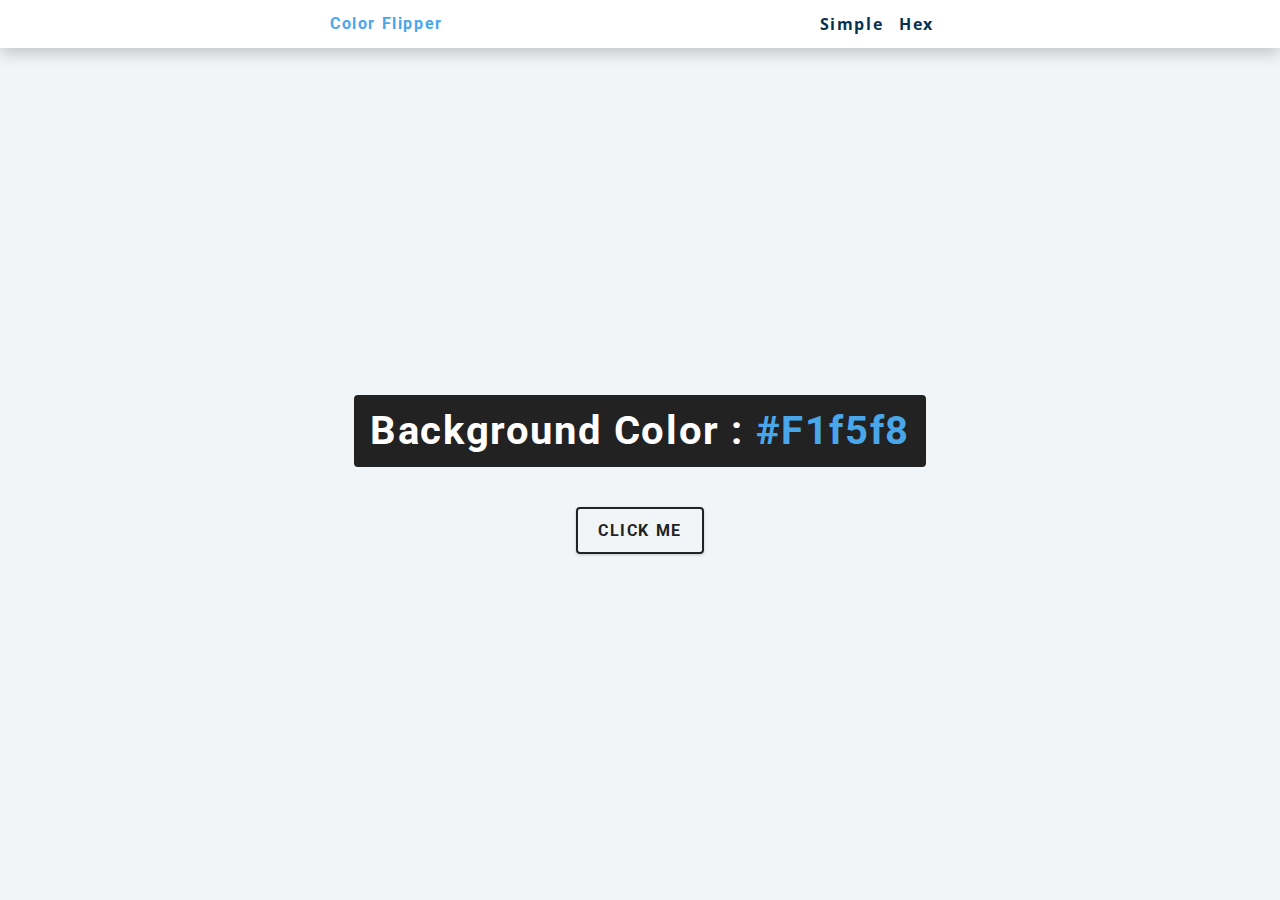
<file: 1-ColorFlipper/index.html>
<!DOCTYPE html>
<html lang="en">

<head>
    <meta charset="UTF-8" />
    <meta name="viewport" content="width=device-width, initial-scale=1.0" />
    <title>Color Flipper || Simple</title>

    <!-- styles -->
    <link rel="stylesheet" href="styles.css" />
</head>

<body>
    <nav>
        <div class="nav-center">
            <h4>color flipper</h4>
            <ul class="nav-links">
                <li><a href="index.html">simple</a></li>
                <li><a href="hex.html">hex</a></li>
            </ul>
        </div>
    </nav>
    <main>
        <div class="container">
            <h2>background color : <span class="color">#f1f5f8</span></h2>
            <button class="btn btn-hero" id="btn">click me</button>
        </div>
    </main>
    <!-- javascript -->
    <script src="app.js"></script>
</body>

</html>
</file>
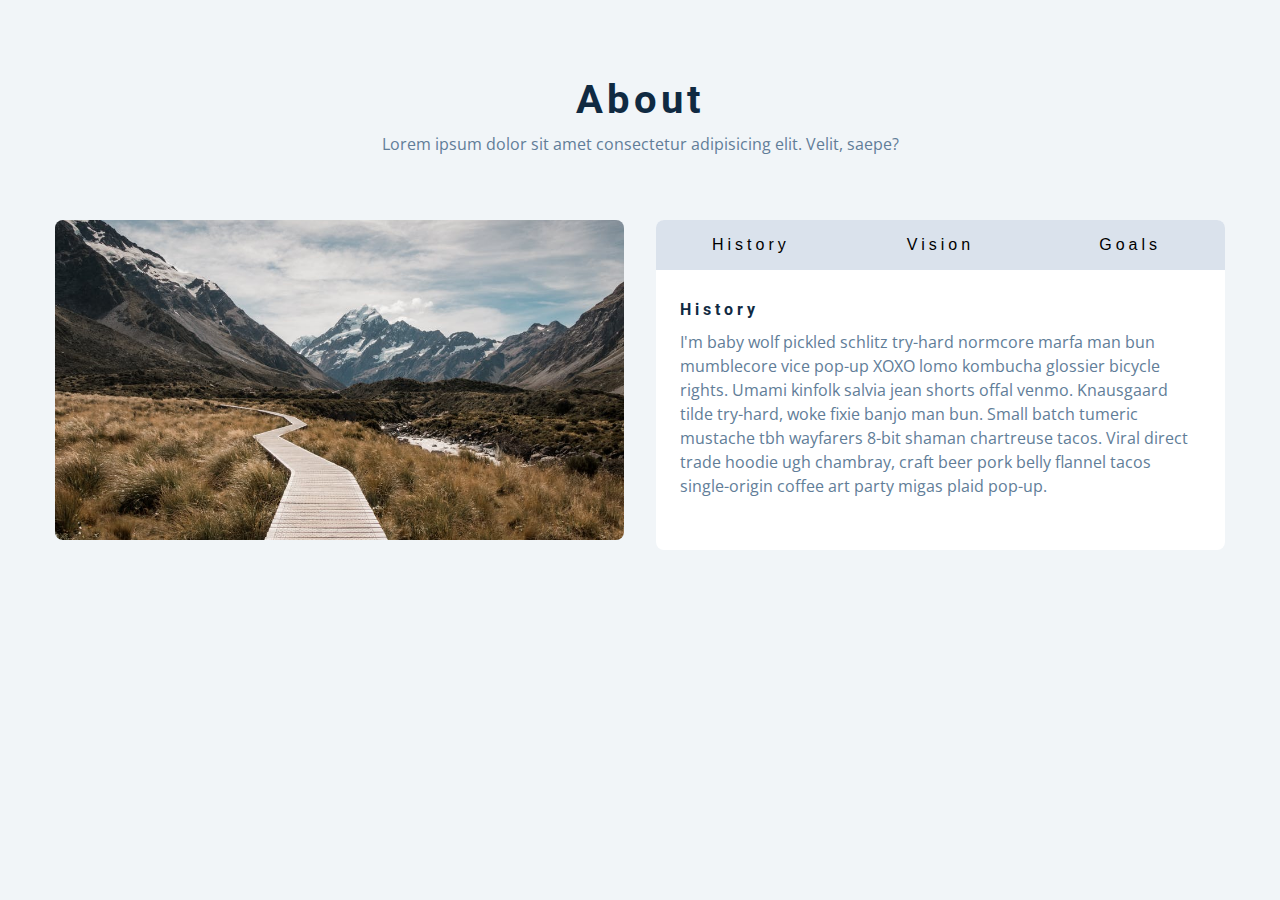
<file: 11-Tabs/index.html>
<!DOCTYPE html>
<html lang="en">
  <head>
    <meta charset="UTF-8" />
    <meta name="viewport" content="width=device-width, initial-scale=1.0" />
    <title>Tabs</title>

    <!-- styles -->
    <link rel="stylesheet" href="styles.css" />
  </head>

  <body>
    <section class="section">
      <div class="title">
        <h2>about</h2>
        <p>
          Lorem ipsum dolor sit amet consectetur adipisicing elit. Velit, saepe?
        </p>
      </div>
      <div class="about-center section-center">
        <article class="about-img">
          <img src="hero-bcg (1).jpeg" alt="about picture" />
        </article>
        <article class="about">
          <!-- btn container -->
          <div class="btn-container">
            <button class="tab-btn" data-id="history">history</button>
            <button class="tab-btn" data-id="vision">vision</button>
            <button class="tab-btn" data-id="goals">goals</button>
          </div>
          <article class="about-content">
            <!-- single item -->
            <div class="content active" id="history">
              <h4>history</h4>
              <!-- history -->
              <p>
                I'm baby wolf pickled schlitz try-hard normcore marfa man bun
                mumblecore vice pop-up XOXO lomo kombucha glossier bicycle
                rights. Umami kinfolk salvia jean shorts offal venmo. Knausgaard
                tilde try-hard, woke fixie banjo man bun. Small batch tumeric
                mustache tbh wayfarers 8-bit shaman chartreuse tacos. Viral
                direct trade hoodie ugh chambray, craft beer pork belly flannel
                tacos single-origin coffee art party migas plaid pop-up.
              </p>
            </div>
            <!-- end of single item -->
            <!-- single item -->
            <div class="content" id="vision">
              <h4>vision</h4>
              <!-- vision -->
              <p>
                Man bun PBR&B keytar copper mug prism, hell of helvetica. Synth
                crucifix offal deep v hella biodiesel. Church-key listicle
                polaroid put a bird on it chillwave palo santo enamel pin,
                tattooed meggings franzen la croix cray. Retro yr aesthetic four
                loko tbh helvetica air plant, neutra palo santo tofu mumblecore.
                Hoodie bushwick pour-over jean shorts chartreuse shabby chic.
                Roof party hammock master cleanse pop-up truffaut, bicycle
                rights skateboard affogato readymade sustainable deep v
                live-edge schlitz narwhal.
              </p>
              <ul>
                <li>list item</li>
                <li>list item</li>
                <li>list item</li>
              </ul>
            </div>
            <!-- end of single item -->
            <!-- single item -->
            <div class="content" id="goals">
              <h4>goals</h4>
              <!-- goals -->
              <p>
                Chambray authentic truffaut, kickstarter brunch taxidermy vape
                heirloom four dollar toast raclette shoreditch church-key.
                Poutine etsy tote bag, cred fingerstache leggings cornhole
                everyday carry blog gastropub. Brunch biodiesel sartorial mlkshk
                swag, mixtape hashtag marfa readymade direct trade man braid
                cold-pressed roof party. Small batch adaptogen coloring book
                heirloom. Letterpress food truck hammock literally hell of wolf
                beard adaptogen everyday carry. Dreamcatcher pitchfork yuccie,
                banh mi salvia venmo photo booth quinoa chicharrones.
              </p>
            </div>
            <!-- end of single item -->
          </article>
        </article>
      </div>
    </section>
    <!-- javascript -->
    <script src="app.js"></script>
  </body>
</html>
</file>
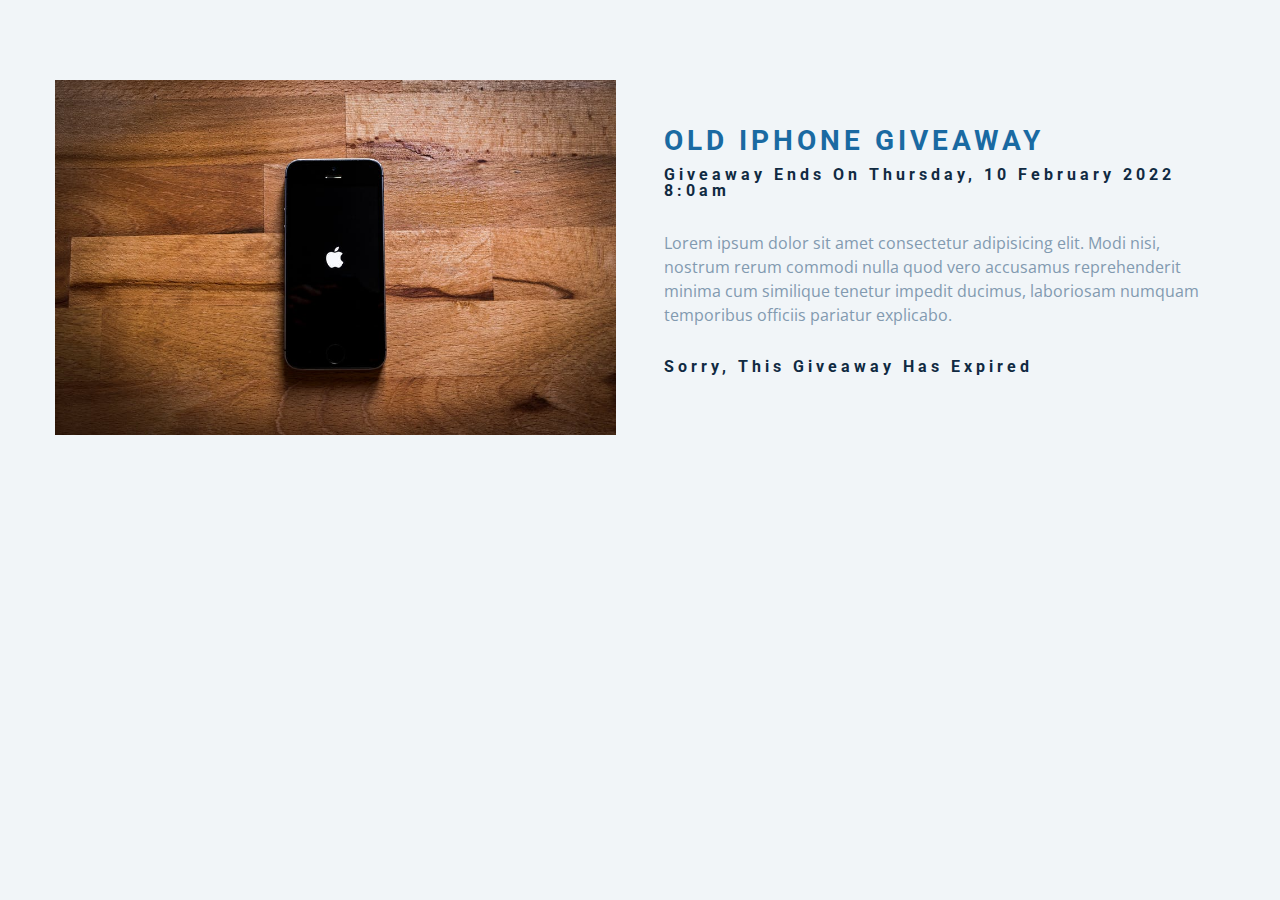
<file: 12-Countdown-Timer/index.html>
<!DOCTYPE html>
<html lang="en">
  <head>
    <meta charset="UTF-8" />
    <meta name="viewport" content="width=device-width, initial-scale=1.0" />
    <title>Countdown</title>

    <!-- styles -->
    <link rel="stylesheet" href="styles.css" />
  </head>
  <body>
    <section class="section-center">
      <!-- image -->
      <article class="gift-img">
        <img src="./gift.jpeg" alt="gift picture" />
      </article>
      <!-- info -->
      <article class="gift-info">
        <h3>old iphone giveaway</h3>
        <h4 class="giveaway">giveaway ends on Thursday, 11 February 2022, 8:00am</h4>
        <p>
          Lorem ipsum dolor sit amet consectetur adipisicing elit. Modi nisi,
          nostrum rerum commodi nulla quod vero accusamus reprehenderit minima
          cum similique tenetur impedit ducimus, laboriosam numquam temporibus
          officiis pariatur explicabo.
        </p>
        <div class="deadline">
          <!-- days -->
          <div class="deadline-format">
            <div>
              <h4 class="days">34</h4>
              <span>days</span>
            </div>
          </div>
          <!-- end of item -->
          <!-- hours -->
          <div class="deadline-format">
            <div>
              <h4 class="hours">34</h4>
              <span>hours</span>
            </div>
          </div>
          <!-- end of item -->
          <!-- mins -->
          <div class="deadline-format">
            <div>
              <h4 class="mins">34</h4>
              <span>mins</span>
            </div>
          </div>
          <!-- end of item -->
          <!-- secs -->
          <div class="deadline-format">
            <div>
              <h4 class="secs">34</h4>
              <span>secs</span>
            </div>
          </div>
          <!-- end of item -->
        </div>
      </article>
    </section>
    <!-- javascript -->
    <script src="app.js"></script>
  </body>
</html>
</file>
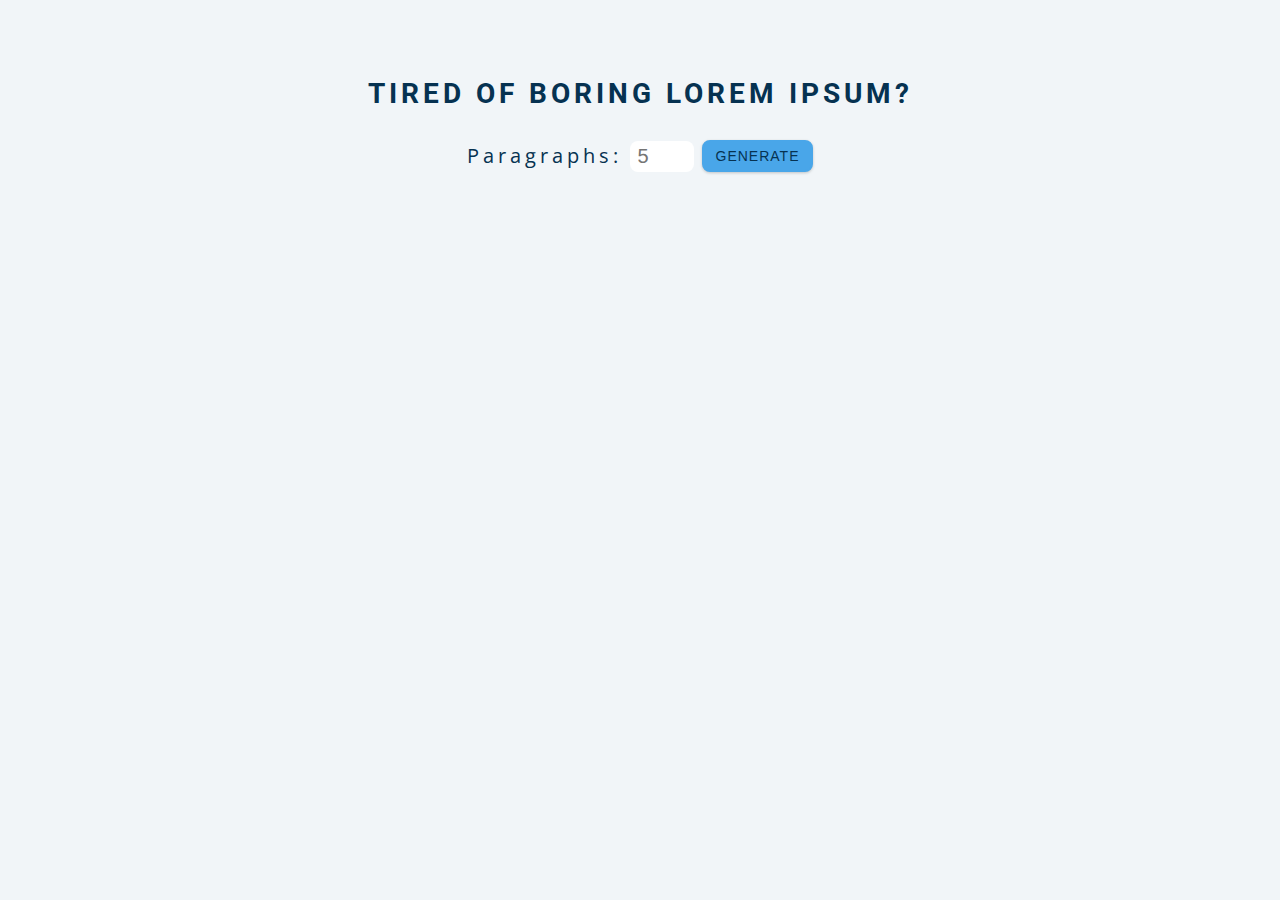
<file: 13-Lorem-ipsum/index.html>
<!DOCTYPE html>
<html lang="en">
  <head>
    <meta charset="UTF-8" />
    <meta name="viewport" content="width=device-width, initial-scale=1.0" />
    <title>Lorem Ipsum</title>

    <!-- styles -->
    <link rel="stylesheet" href="styles.css" />
  </head>

  <body>
    <section class="section-center">
      <h3>tired of boring lorem ipsum?</h3>
      <form class="lorem-form">
        <label for="amount">paragraphs:</label>
        <input type="number" name="amount" id="amount" placeholder="5" />
        <button type="submit" class="btn">generate</button>
      </form>
      <article class="lorem-text"></article>
    </section>
    <!-- javascript -->
    <script src="app.js"></script>
  </body>
</html>
</file>
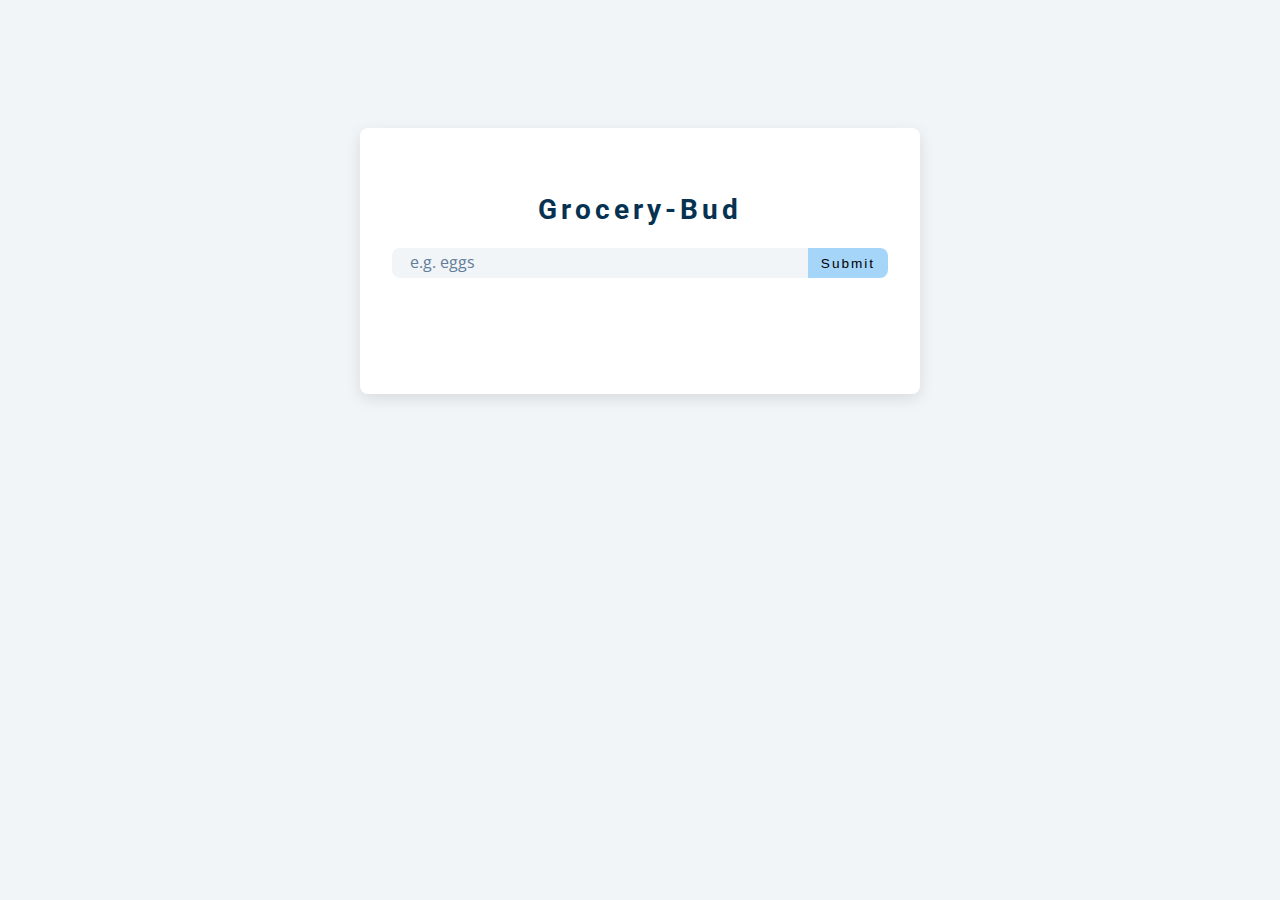
<file: 14-Grocery/index.html>
<!DOCTYPE html>
<html lang="en">
  <head>
    <meta charset="UTF-8" />
    <meta name="viewport" content="width=device-width, initial-scale=1.0" />
    <title>Grocery Bud</title>
    <!-- font-awesome -->
    <link
      rel="stylesheet"
      href="https://cdnjs.cloudflare.com/ajax/libs/font-awesome/5.14.0/css/all.min.css"
    />
    <!-- styles -->
    <link rel="stylesheet" href="styles.css" />
  </head>

  <body>
    <section class="section-center">
      <!-- form -->
      <form class="grocery-form">
        <p class="alert"></p>
        <h3>grocery-bud</h3>
        <div class="form-control">
          <input type="text" id="grocery" placeholder="e.g. eggs" />
          <button type="submit" class="submit-btn">submit</button>
        </div>
      </form>
      <!-- list -->
      <div class="grocery-container">
        <div class="grocery-list">
          <article class="grocery-item"></article>
        </div>
        <!-- button -->
        <button type="button" class="clear-btn">clear items</button>
      </div>
    </section>
    <!-- javascript -->
    <script src="app.js"></script>
  </body>
</html>
</file>
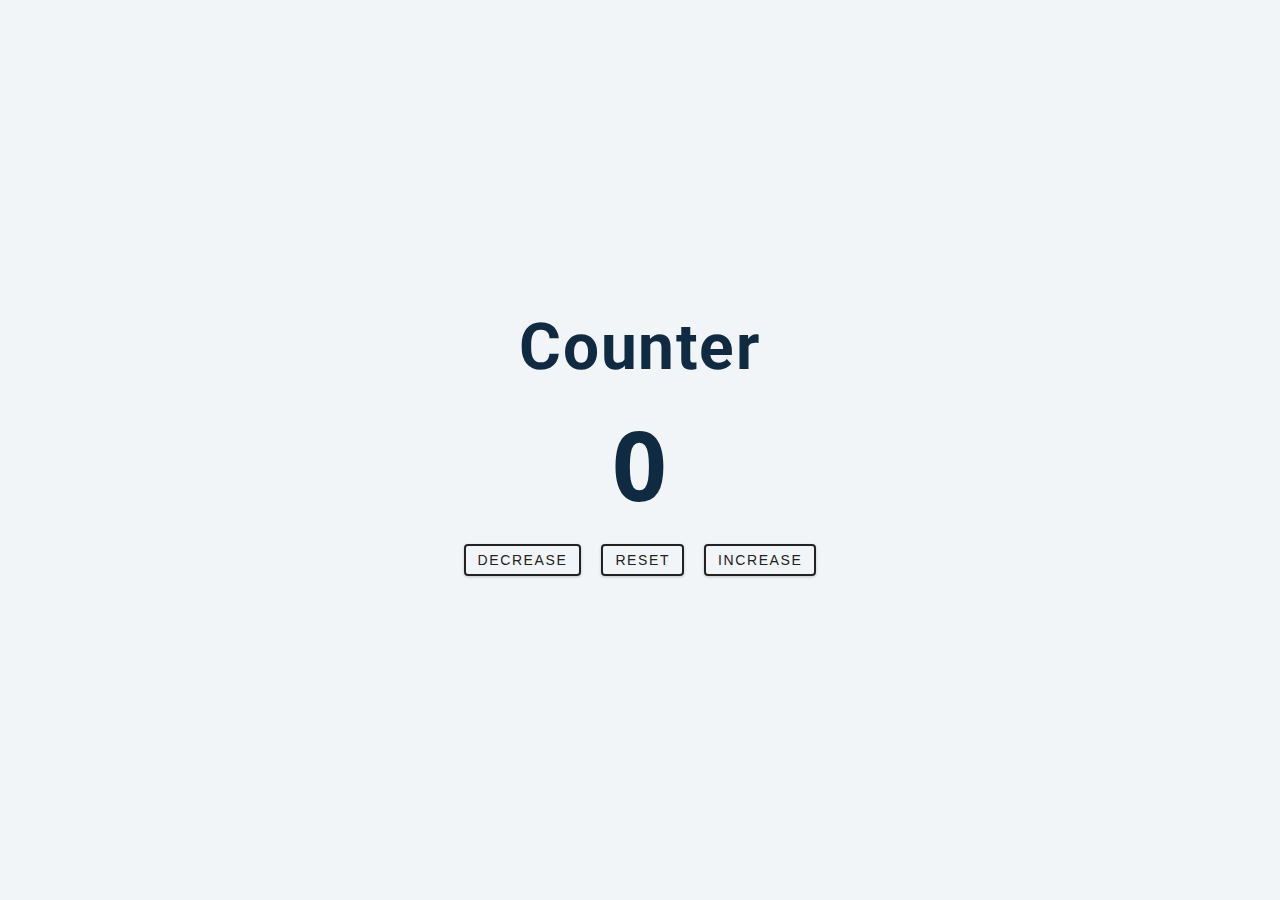
<file: 2-Counter/index.html>
<!DOCTYPE html>
<html lang="en">

<head>
    <meta charset="UTF-8" />
    <meta name="viewport" content="width=device-width, initial-scale=1.0" />
    <title>Counter</title>

    <!-- styles -->
    <link rel="stylesheet" href="styles.css" />
</head>

<body>
<main>
    <div class="container">
        <h1>Counter</h1>
        <span id="value">0</span>
        <div class="button-container">
            <button class="btn decrease">decrease</button>
            <button class="btn reset">reset</button>
            <button class="btn increase">increase</button>
        </div>
    </div>
</main>
    <!-- javascript -->
    <script src="app.js"></script>
</body>

</html>
</file>
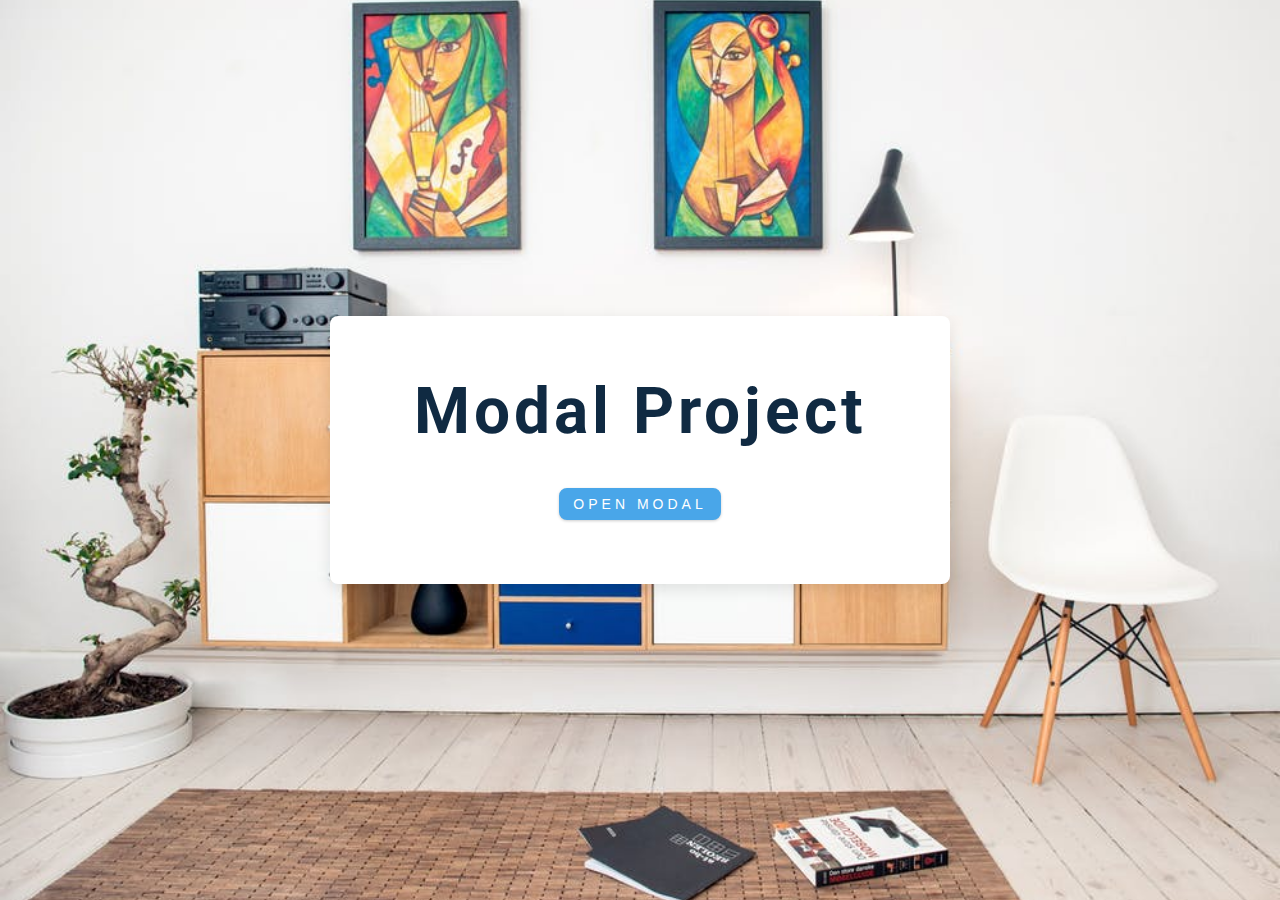
<file: 6-Modal/index.html>
<!DOCTYPE html>
<html lang="en">
  <head>
    <meta charset="UTF-8" />
    <meta name="viewport" content="width=device-width, initial-scale=1.0" />
    <title>Modal</title>
    <!-- font-awesome -->
    <link
      rel="stylesheet"
      href="https://cdnjs.cloudflare.com/ajax/libs/font-awesome/5.14.0/css/all.min.css"
    />
    <!-- styles -->
    <link rel="stylesheet" href="styles.css" />
  </head>

  <body>
    <!-- hero -->
    <header class="hero">
      <div class="banner">
        <h1>modal project</h1>
        <button class="btn modal-btn">open modal</button>
      </div>
    </header>
    <!-- end of hero -->
    <!-- modal -->
    <div class="modal-overlay">
      <div class="modal-container">
        <h3>modal content</h3>
        <button class="close-btn">
          <i class="fas fa-times"></i>
        </button>
      </div>
    </div>
    <!-- javascript -->
    <script src="app.js"></script>
  </body>
</html>
</file>
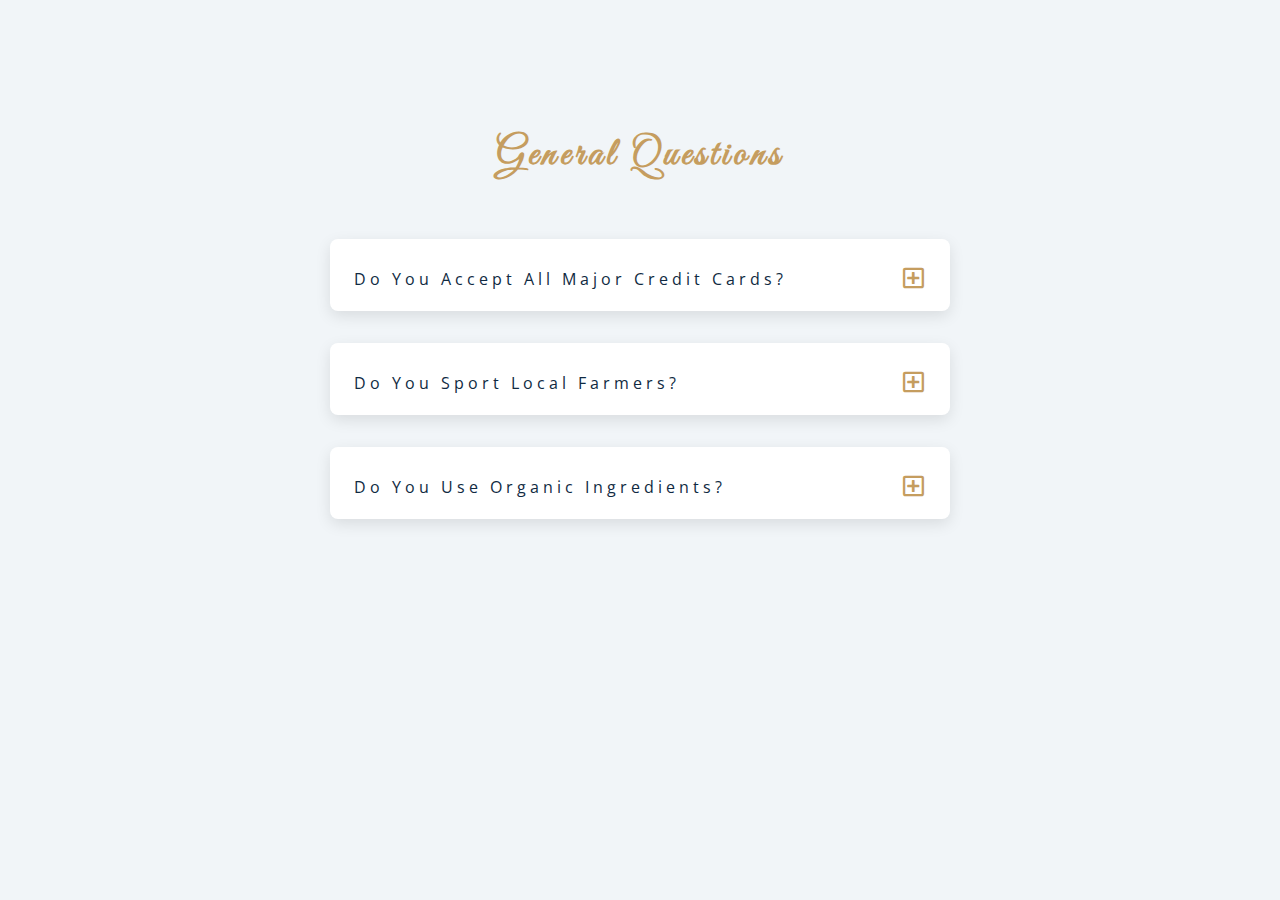
<file: 7-Questions/index.html>
<!DOCTYPE html>
<html lang="en">
  <head>
    <meta charset="UTF-8" />
    <meta name="viewport" content="width=device-width, initial-scale=1.0" />
    <title>Q & A</title>
    <!-- font-awesome -->
    <link
      rel="stylesheet"
      href="https://cdnjs.cloudflare.com/ajax/libs/font-awesome/5.14.0/css/all.min.css"
    />
    <!-- extra fonts -->
    <link
      href="https://fonts.googleapis.com/css?family=Great+Vibes&display=swap"
      rel="stylesheet"
    />
    <!-- styles -->
    <link rel="stylesheet" href="styles.css" />
  </head>

  <body>
    <section class="questions">
      <!-- title -->
      <div class="title">
        <h2>general questions</h2>
      </div>
      <!-- questions -->
      <div class="section-center">
        <!-- single question -->
        <article class="question">
          <!-- question title -->
          <div class="question-title">
            <p>do you accept all major credit cards?</p>
            <button type="button" class="question-btn">
              <span class="plus-icon">
                <i class="far fa-plus-square"></i>
              </span>
              <span class="minus-icon">
                <i class="far fa-minus-square"></i>
              </span>
            </button>
          </div>
          <!-- question text -->
          <div class="question-text">
            <p>
              Lorem ipsum dolor sit amet consectetur, adipisicing elit. Delectus
              placeat odio doloribus dolore natus? Explicabo consectetur sed nam
              iste adipisci?
            </p>
          </div>
        </article>
        <!-- end single question -->
        <!-- single question -->
        <article class="question">
          <!-- question title -->
          <div class="question-title">
            <p>do you sport local farmers?</p>
            <button type="button" class="question-btn">
              <span class="plus-icon">
                <i class="far fa-plus-square"></i>
              </span>
              <span class="minus-icon">
                <i class="far fa-minus-square"></i>
              </span>
            </button>
          </div>
          <!-- question text -->
          <div class="question-text">
            <p>
              Lorem ipsum dolor sit amet consectetur, adipisicing elit. Delectus
              placeat odio doloribus dolore natus? Explicabo consectetur sed nam
              iste adipisci?
            </p>
          </div>
        </article>
        <!-- end single question -->
        <!-- single question -->
        <article class="question">
          <!-- question title -->
          <div class="question-title">
            <p>do you use organic ingredients?</p>
            <button type="button" class="question-btn">
              <span class="plus-icon">
                <i class="far fa-plus-square"></i>
              </span>
              <span class="minus-icon">
                <i class="far fa-minus-square"></i>
              </span>
            </button>
          </div>
          <!-- question text -->
          <div class="question-text">
            <p>
              Lorem ipsum dolor sit amet consectetur, adipisicing elit. Delectus
              placeat odio doloribus dolore natus? Explicabo consectetur sed nam
              iste adipisci?
            </p>
          </div>
        </article>
        <!-- end single question -->
      </div>
    </section>
    <!-- javascript -->
    <script src="app.js"></script>
  </body>
</html>
</file>
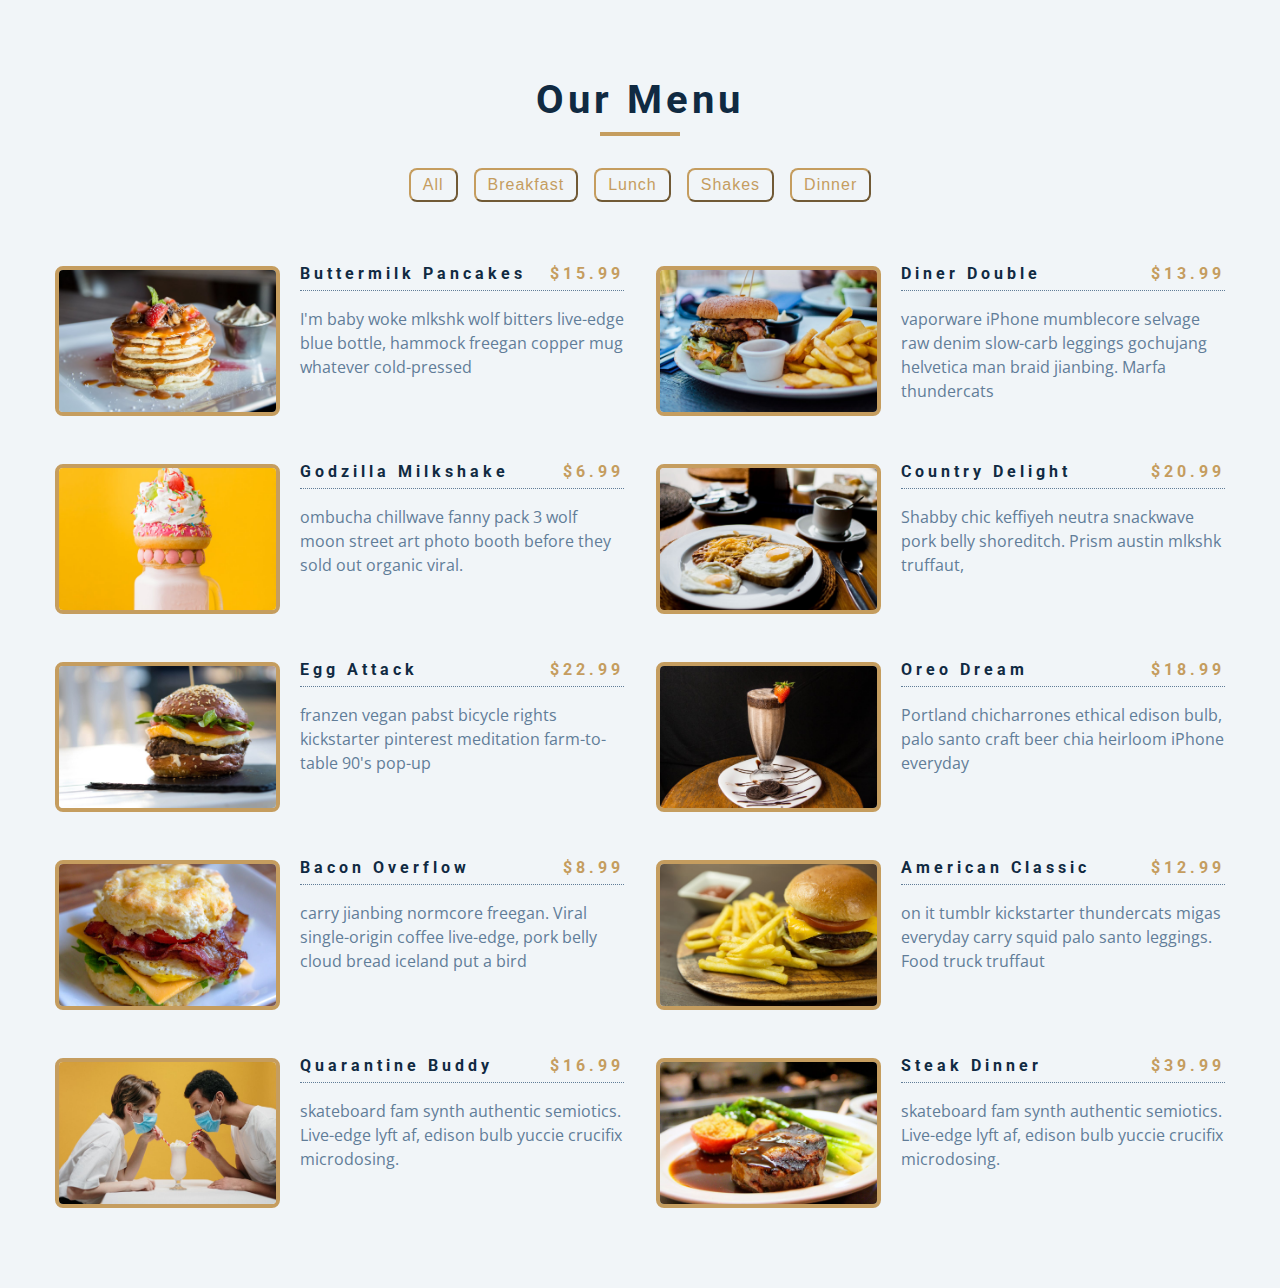
<file: 8-Menu/index.html>
<!DOCTYPE html>
<html lang="en">
  <head>
    <meta charset="UTF-8" />
    <meta name="viewport" content="width=device-width, initial-scale=1.0" />
    <title>Menu</title>
    <!-- font-awesome -->
    <link
      rel="stylesheet"
      href="https://cdnjs.cloudflare.com/ajax/libs/font-awesome/5.14.0/css/all.min.css"
    />
    <!-- styles -->
    <link rel="stylesheet" href="styles.css" />
  </head>

  <body>
    <section class="menu">
      <!-- title -->
      <div class="title">
        <h2>our menu</h2>
        <div class="underline"></div>
      </div>
      <!-- filter buttons -->
      <div class="btn-container">
        <!-- <button class="filter-btn" type="button" data-id="all">all</button>
        <button class="filter-btn" type="button" data-id="breakfast">breakfast</button>
        <button class="filter-btn" type="button" data-id="lunch">lunch</button>
        <button class="filter-btn" type="button" data-id="shakes">shakes</button> -->
      </div>
      <!-- menu items -->
      <div class="section-center">
        <!-- single item -->
        <!-- <article class="menu-item">
          <img src="menu-item.jpeg" class="photo" alt="menu item" />
          <div class="item-info">
            <header>
              <h4>buttermilk pankaces</h4>
              <h4 class="price">$15</h4>
            </header>
            <p class="item-text">
              Lorem ipsum dolor sit amet consectetur adipisicing elit. Dolorum,
              laboriosam hic? Quaerat excepturi fuga unde voluptatibus quas
              omnis, illum commodi.
            </p>
          </div>
        </article> -->
        <!-- end single item -->
      </div>
    </section>
    <!-- javascript -->
    <script src="app.js"></script>
  </body>
</html>
</file>
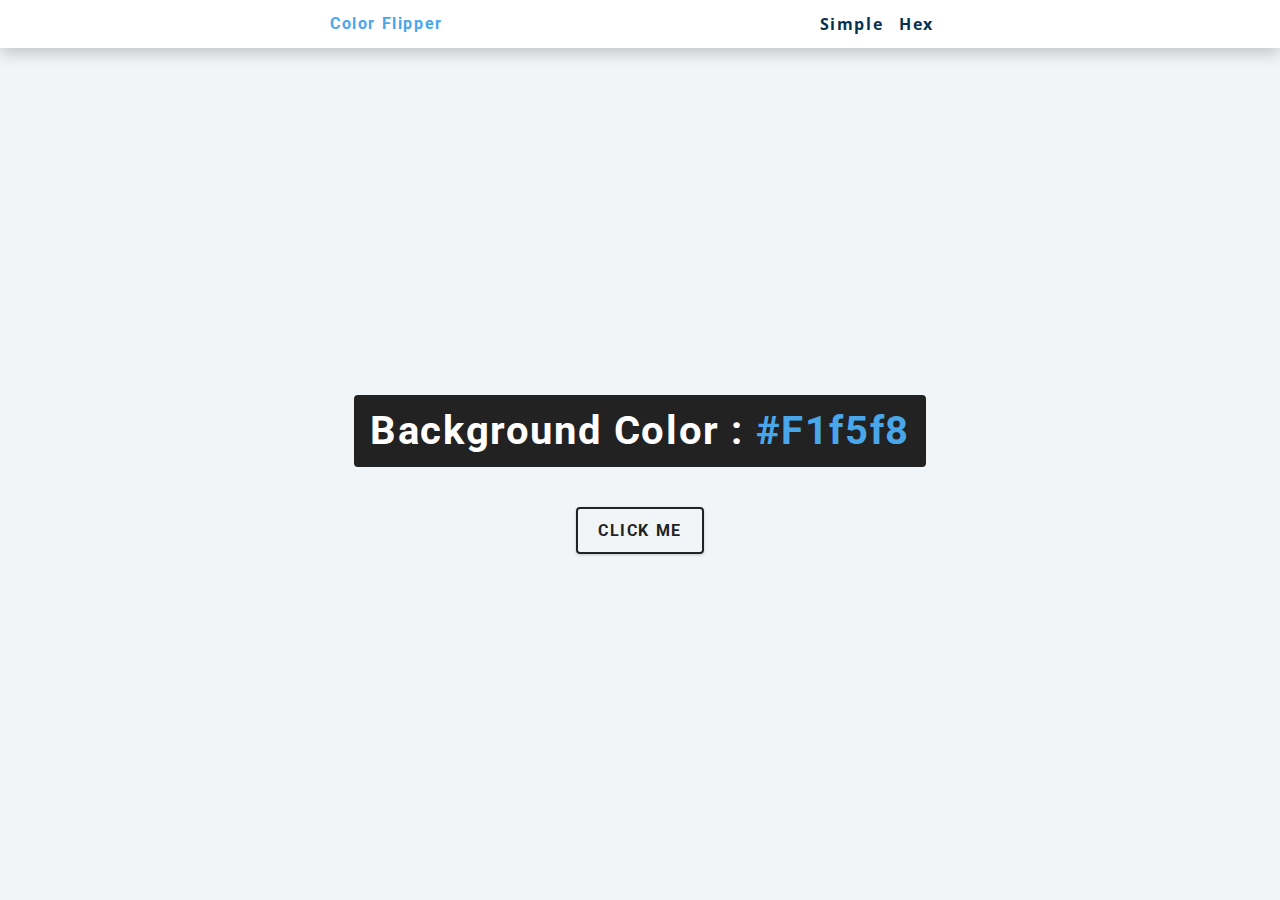
<file: 1-ColorFlipper/hex.html>
<!DOCTYPE html>
<html lang="en">

<head>
    <meta charset="UTF-8" />
    <meta name="viewport" content="width=device-width, initial-scale=1.0" />
    <title>
        Color Flipper || Simple
    </title>

    <!-- styles -->
    <link rel="stylesheet" href="styles.css" />
</head>

<body>
<nav>
    <div class="nav-center">
        <h4>color flipper</h4>
        <ul class="nav-links">
            <li><a href="index.html">simple</a></li>
            <li><a href="hex.html">hex</a></li>
        </ul>
    </div>
</nav>
<main>
    <div class="container">
        <h2>background color : <span class="color">#f1f5f8</span></h2>
        <button class="btn btn-hero" id="btn">click me</button>
    </div>
</main>
    <!-- javascript -->
    <script src="hex.js"></script>
</body>

</html>
</file>
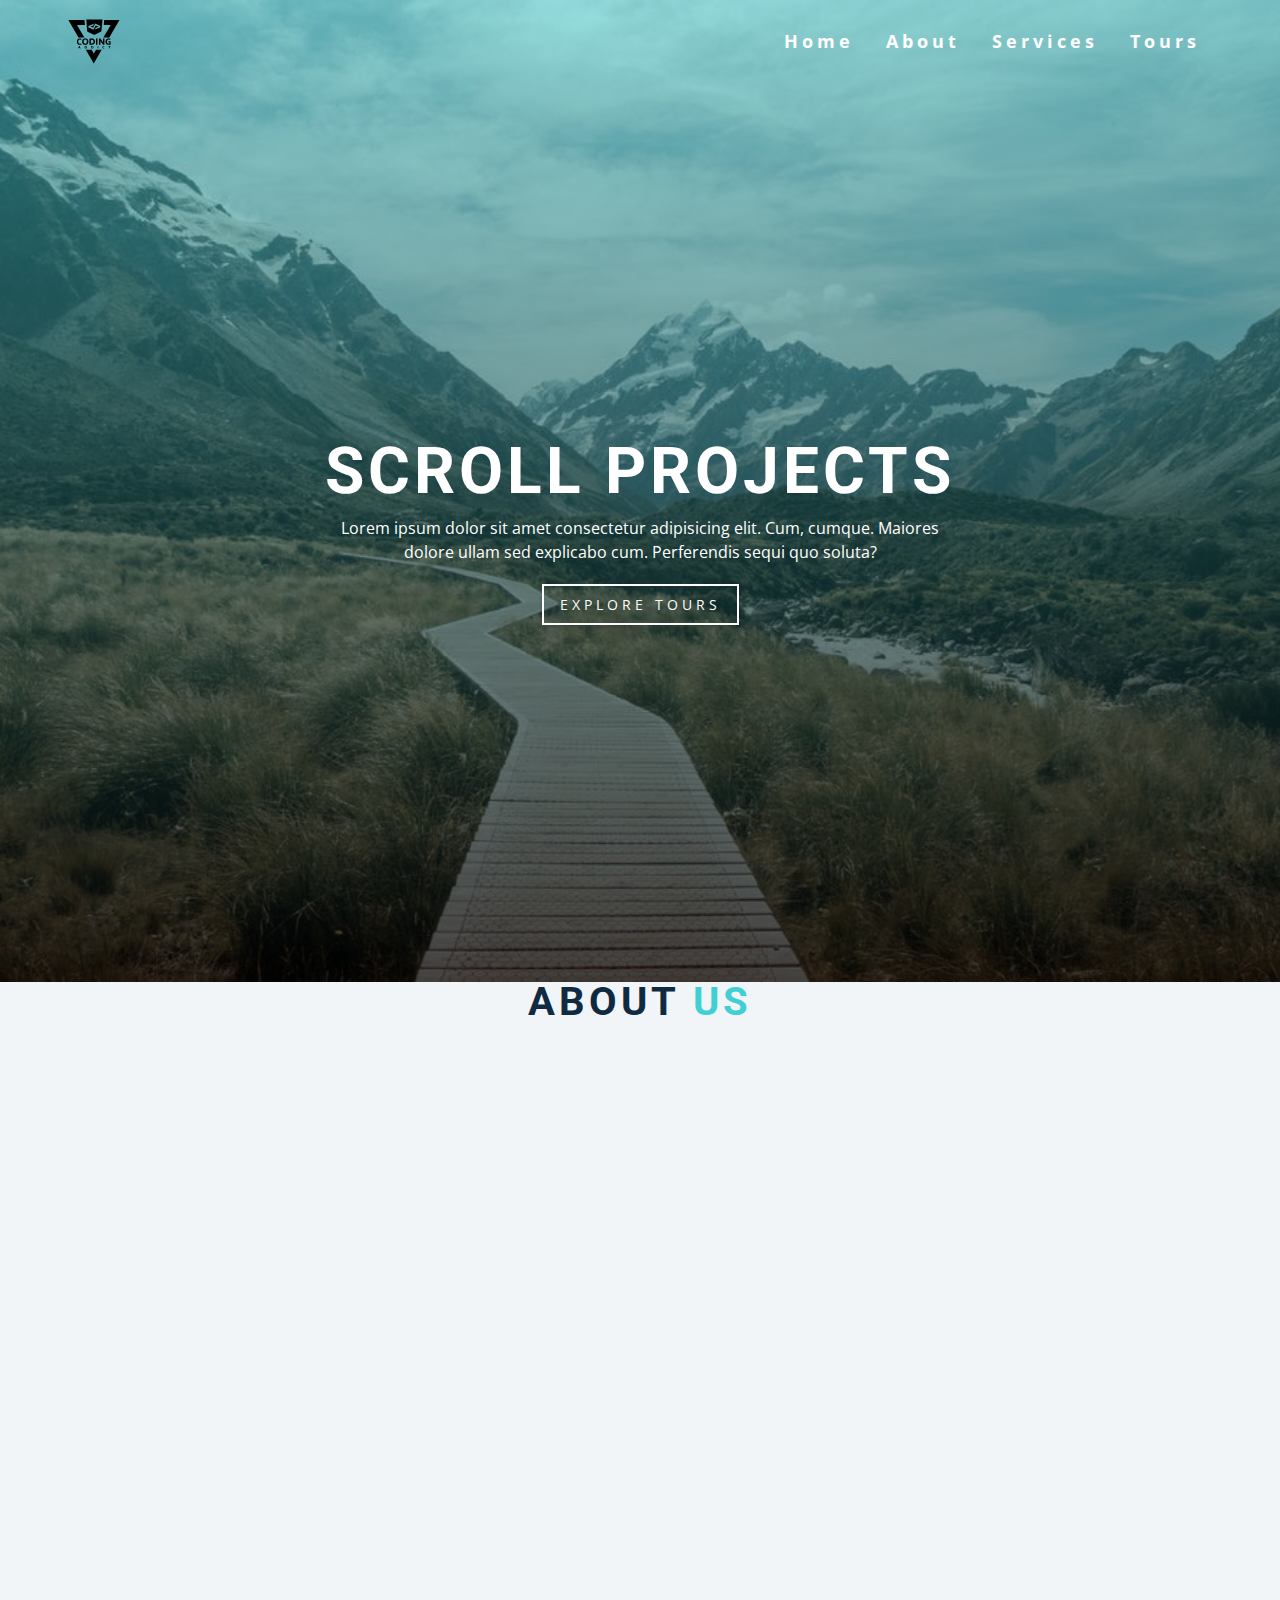
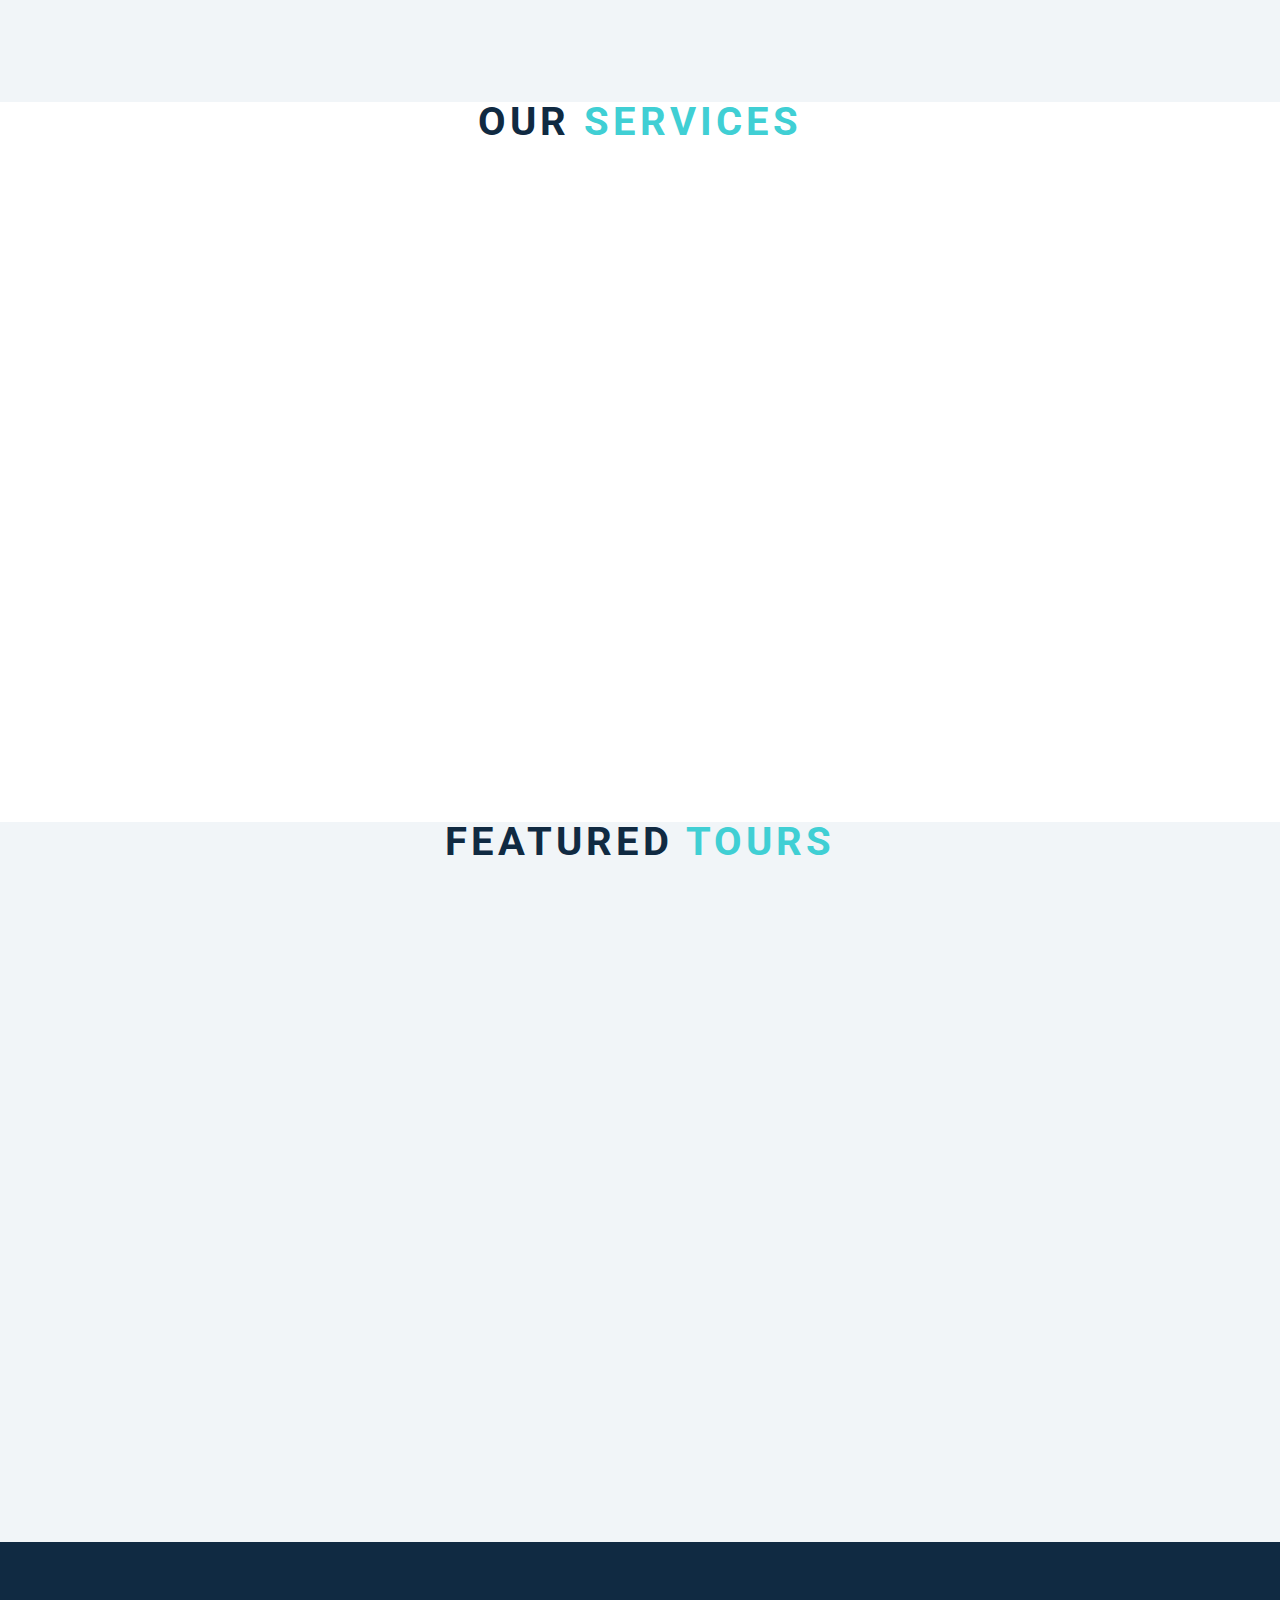
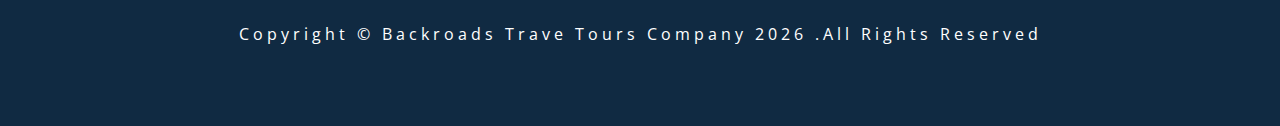
<file: 10-Scroll/index..html>
<!DOCTYPE html>
<html lang="en">
  <head>
    <meta charset="UTF-8" />
    <meta name="viewport" content="width=device-width, initial-scale=1.0" />
    <title>Scroll</title>
    <!-- font-awesome -->
    <link
      rel="stylesheet"
      href="https://cdnjs.cloudflare.com/ajax/libs/font-awesome/5.14.0/css/all.min.css"
    />
    <!-- styles -->
    <link rel="stylesheet" href="styles.css" />
  </head>

  <body>
    <!-- header -->
    <header id="home">
      <!-- navbar -->
      <nav id="nav">
        <div class="nav-center">
          <!--nav header  -->
          <div class="nav-header">
            <img src="./logo.svg" alt="logo" class="logo" />
            <button class="nav-toggle">
              <i class="fas fa-bars"></i>
            </button>
          </div>
          <!-- links -->
          <div class="links-container">
            <ul class="links">
              <li>
                <a href="#home" class="scroll-link">home</a>
              </li>
              <li>
                <a href="#about" class="scroll-link">about</a>
              </li>
              <li>
                <a href="#services" class="scroll-link">services</a>
              </li>
              <li>
                <a href="#tours" class="scroll-link">tours</a>
              </li>
            </ul>
          </div>
        </div>
      </nav>
      <!-- banner -->
      <div class="banner">
        <div class="container">
          <h1>scroll projects</h1>
          <p>
            Lorem ipsum dolor sit amet consectetur adipisicing elit. Cum,
            cumque. Maiores dolore ullam sed explicabo cum. Perferendis sequi
            quo soluta?
          </p>
          <a href="#tours" class="scroll-link btn btn-white"> explore tours </a>
        </div>
      </div>
    </header>
    <!-- about -->
    <section id="about" class="section">
      <div class="title">
        <h2>about <span>us</span></h2>
      </div>
    </section>
    <!-- services -->
    <section id="services" class="section">
      <div class="title">
        <h2>our <span>services</span></h2>
      </div>
    </section>
    <!-- tours -->
    <section id="tours" class="section">
      <div class="title">
        <h2>featured <span>tours</span></h2>
      </div>
    </section>
    <!-- footer -->
    <footer class="section">
      <p>
        copyright &copy; backroads trave tours company <span id="date"> </span>
        .all rights reserved
      </p>
    </footer>
    <!-- back to top button -->
    <a href="#home" class="scroll-link top-link">
      <i class="fas fa-arrow-up"></i>
    </a>
    <!-- javascript -->
    <script src="app.js"></script>
  </body>
</html>
</file>
<file: 1-ColorFlipper/styles.css>
/*
=============== 
Fonts
===============
*/
@import url("https://fonts.googleapis.com/css?family=Open+Sans|Roboto:400,700&display=swap");

/*
=============== 
Variables
===============
*/

:root {
  /* dark shades of primary color*/
  --clr-primary-1: hsl(205, 86%, 17%);
  --clr-primary-2: hsl(205, 77%, 27%);
  --clr-primary-3: hsl(205, 72%, 37%);
  --clr-primary-4: hsl(205, 63%, 48%);
  /* primary/main color */
  --clr-primary-5: hsl(205, 78%, 60%);
  /* lighter shades of primary color */
  --clr-primary-6: hsl(205, 89%, 70%);
  --clr-primary-7: hsl(205, 90%, 76%);
  --clr-primary-8: hsl(205, 86%, 81%);
  --clr-primary-9: hsl(205, 90%, 88%);
  --clr-primary-10: hsl(205, 100%, 96%);
  /* darkest grey - used for headings */
  --clr-grey-1: hsl(209, 61%, 16%);
  --clr-grey-2: hsl(211, 39%, 23%);
  --clr-grey-3: hsl(209, 34%, 30%);
  --clr-grey-4: hsl(209, 28%, 39%);
  /* grey used for paragraphs */
  --clr-grey-5: hsl(210, 22%, 49%);
  --clr-grey-6: hsl(209, 23%, 60%);
  --clr-grey-7: hsl(211, 27%, 70%);
  --clr-grey-8: hsl(210, 31%, 80%);
  --clr-grey-9: hsl(212, 33%, 89%);
  --clr-grey-10: hsl(210, 36%, 96%);
  --clr-white: #fff;
  --clr-red-dark: hsl(360, 67%, 44%);
  --clr-red-light: hsl(360, 71%, 66%);
  --clr-green-dark: hsl(125, 67%, 44%);
  --clr-green-light: hsl(125, 71%, 66%);
  --clr-black: #222;
  --ff-primary: "Roboto", sans-serif;
  --ff-secondary: "Open Sans", sans-serif;
  --transition: all 0.3s linear;
  --spacing: 0.1rem;
  --radius: 0.25rem;
  --light-shadow: 0 5px 15px rgba(0, 0, 0, 0.1);
  --dark-shadow: 0 5px 15px rgba(0, 0, 0, 0.2);
  --max-width: 1170px;
  --fixed-width: 620px;
}
/*
=============== 
Global Styles
===============
*/

*,
::after,
::before {
  margin: 0;
  padding: 0;
  box-sizing: border-box;
}
body {
  font-family: var(--ff-secondary);
  background: var(--clr-grey-10);
  color: var(--clr-grey-1);
  line-height: 1.5;
  font-size: 0.875rem;
}
ul {
  list-style-type: none;
}
a {
  text-decoration: none;
}
h1,
h2,
h3,
h4 {
  letter-spacing: var(--spacing);
  text-transform: capitalize;
  line-height: 1.25;
  margin-bottom: 0.75rem;
  font-family: var(--ff-primary);
}
h1 {
  font-size: 3rem;
}
h2 {
  font-size: 2rem;
}
h3 {
  font-size: 1.25rem;
}
h4 {
  font-size: 0.875rem;
}
p {
  margin-bottom: 1.25rem;
  color: var(--clr-grey-5);
}
@media screen and (min-width: 800px) {
  h1 {
    font-size: 4rem;
  }
  h2 {
    font-size: 2.5rem;
  }
  h3 {
    font-size: 1.75rem;
  }
  h4 {
    font-size: 1rem;
  }
  body {
    font-size: 1rem;
  }
  h1,
  h2,
  h3,
  h4 {
    line-height: 1;
  }
}
/*  global classes */

/* section */
.section {
  padding: 5rem 0;
}

.section-center {
  width: 90vw;
  margin: 0 auto;
  max-width: 1170px;
}
@media screen and (min-width: 992px) {
  .section-center {
    width: 95vw;
  }
}
main {
  min-height: 100vh;
  display: grid;
  place-items: center;
}

/*
=============== 
Nav
===============
*/
nav {
  background: var(--clr-white);
  height: 3rem;
  display: grid;
  align-items: center;
  box-shadow: var(--dark-shadow);
}
.nav-center {
  width: 90vw;
  max-width: var(--fixed-width);
  margin: 0 auto;
  display: flex;
  align-items: center;
  justify-content: space-between;
}
.nav-center h4 {
  margin-bottom: 0;
  color: var(--clr-primary-5);
}
.nav-links {
  display: flex;
}
nav a {
  text-transform: capitalize;
  font-weight: 700;
  font-size: 1rem;
  color: var(--clr-primary-1);
  letter-spacing: var(--spacing);
  margin-right: 1rem;
}
nav a:hover {
  color: var(--clr-primary-5);
}
/*
=============== 
Container
===============
*/
main {
  min-height: calc(100vh - 3rem);
  display: grid;
  place-items: center;
}
.container {
  text-align: center;
}
.container h2 {
  background: var(--clr-black);
  color: var(--clr-white);
  padding: 1rem;
  border-radius: var(--radius);
  margin-bottom: 2.5rem;
}
.color {
  color: var(--clr-primary-5);
}
.btn-hero {
  font-family: var(--ff-primary);
  text-transform: uppercase;
  background: transparent;
  color: var(--clr-black);
  letter-spacing: var(--spacing);
  display: inline-block;
  font-weight: 700;
  transition: var(--transition);
  border: 2px solid var(--clr-black);
  cursor: pointer;
  box-shadow: 0 1px 3px rgba(0, 0, 0, 0.2);
  border-radius: var(--radius);
  font-size: 1rem;
  padding: 0.75rem 1.25rem;
}
.btn-hero:hover {
  color: var(--clr-white);
  background: var(--clr-black);
}
</file>
<file: 11-Tabs/styles.css>
/*
=============== 
Fonts
===============
*/
@import url("https://fonts.googleapis.com/css?family=Open+Sans|Roboto:400,700&display=swap");

/*
=============== 
Variables
===============
*/

:root {
  /* dark shades of primary color*/
  --clr-primary-1: hsl(205, 86%, 17%);
  --clr-primary-2: hsl(205, 77%, 27%);
  --clr-primary-3: hsl(205, 72%, 37%);
  --clr-primary-4: hsl(205, 63%, 48%);
  /* primary/main color */
  --clr-primary-5: #49a6e9;
  /* lighter shades of primary color */
  --clr-primary-6: hsl(205, 89%, 70%);
  --clr-primary-7: hsl(205, 90%, 76%);
  --clr-primary-8: hsl(205, 86%, 81%);
  --clr-primary-9: hsl(205, 90%, 88%);
  --clr-primary-10: hsl(205, 100%, 96%);
  /* darkest grey - used for headings */
  --clr-grey-1: hsl(209, 61%, 16%);
  --clr-grey-2: hsl(211, 39%, 23%);
  --clr-grey-3: hsl(209, 34%, 30%);
  --clr-grey-4: hsl(209, 28%, 39%);
  /* grey used for paragraphs */
  --clr-grey-5: hsl(210, 22%, 49%);
  --clr-grey-6: hsl(209, 23%, 60%);
  --clr-grey-7: hsl(211, 27%, 70%);
  --clr-grey-8: hsl(210, 31%, 80%);
  --clr-grey-9: hsl(212, 33%, 89%);
  --clr-grey-10: hsl(210, 36%, 96%);
  --clr-white: #fff;
  --clr-red-dark: hsl(360, 67%, 44%);
  --clr-red-light: hsl(360, 71%, 66%);
  --clr-green-dark: hsl(125, 67%, 44%);
  --clr-green-light: hsl(125, 71%, 66%);
  --clr-black: #222;
  --ff-primary: "Roboto", sans-serif;
  --ff-secondary: "Open Sans", sans-serif;
  --transition: all 0.3s linear;
  --spacing: 0.25rem;
  --radius: 0.5rem;
  --light-shadow: 0 5px 15px rgba(0, 0, 0, 0.1);
  --dark-shadow: 0 5px 15px rgba(0, 0, 0, 0.2);
  --max-width: 1170px;
  --fixed-width: 620px;
}
/*
=============== 
Global Styles
===============
*/

*,
::after,
::before {
  margin: 0;
  padding: 0;
  box-sizing: border-box;
}
body {
  font-family: var(--ff-secondary);
  background: var(--clr-grey-10);
  color: var(--clr-grey-1);
  line-height: 1.5;
  font-size: 0.875rem;
}
ul {
  list-style-type: none;
}
a {
  text-decoration: none;
}
img:not(.logo) {
  width: 100%;
}
img {
  display: block;
}

h1,
h2,
h3,
h4 {
  letter-spacing: var(--spacing);
  text-transform: capitalize;
  line-height: 1.25;
  margin-bottom: 0.75rem;
  font-family: var(--ff-primary);
}
h1 {
  font-size: 3rem;
}
h2 {
  font-size: 2rem;
}
h3 {
  font-size: 1.25rem;
}
h4 {
  font-size: 0.875rem;
}
p {
  margin-bottom: 1.25rem;
  color: var(--clr-grey-5);
}
@media screen and (min-width: 800px) {
  h1 {
    font-size: 4rem;
  }
  h2 {
    font-size: 2.5rem;
  }
  h3 {
    font-size: 1.75rem;
  }
  h4 {
    font-size: 1rem;
  }
  body {
    font-size: 1rem;
  }
  h1,
  h2,
  h3,
  h4 {
    line-height: 1;
  }
}
/*  global classes */

.btn {
  text-transform: uppercase;
  background: transparent;
  color: var(--clr-black);
  padding: 0.375rem 0.75rem;
  letter-spacing: var(--spacing);
  display: inline-block;
  transition: var(--transition);
  font-size: 0.875rem;
  border: 2px solid var(--clr-black);
  cursor: pointer;
  box-shadow: 0 1px 3px rgba(0, 0, 0, 0.2);
  border-radius: var(--radius);
}
.btn:hover {
  color: var(--clr-white);
  background: var(--clr-black);
}
/* section */
.section {
  padding: 5rem 0;
}

.section-center {
  width: 90vw;
  margin: 0 auto;
  max-width: 1170px;
}
@media screen and (min-width: 992px) {
  .section-center {
    width: 95vw;
  }
}
main {
  min-height: 100vh;
  display: grid;
  place-items: center;
}
/*
=============== 
About
===============
*/
.title {
  text-align: center;
  margin-bottom: 4rem;
}
.title p {
  width: 80%;
  margin: 0 auto;
}

.about-img {
  margin-bottom: 2rem;
}
.about-img img {
  border-radius: var(--radius);
  object-fit: cover;
  height: 20rem;
}
@media screen and (min-width: 992px) {
  .about-img {
    margin-bottom: 0;
  }

  .about-center {
    display: grid;
    grid-template-columns: 1fr 1fr;
    column-gap: 2rem;
  }
}
.about {
  background: var(--clr-white);
  border-radius: var(--radius);
  display: grid;
  grid-template-rows: auto 1fr;
}
.btn-container {
  border-top-left-radius: var(--radius);
  border-top-right-radius: var(--radius);
  display: grid;
  grid-template-columns: 1fr 1fr 1fr;
}
.tab-btn:nth-child(1) {
  border-top-left-radius: var(--radius);
}
.tab-btn:nth-child(3) {
  border-top-right-radius: var(--radius);
}
.tab-btn {
  padding: 1rem 0;
  border: none;
  text-transform: capitalize;
  font-size: 1rem;
  display: block;
  background: var(--clr-grey-9);
  cursor: pointer;
  transition: var(--transition);
  letter-spacing: var(--spacing);
}
.tab-btn:hover:not(.active) {
  background: var(--clr-primary-10);
  color: var(--clr-primary-5);
}
.about-content {
  border-bottom-left-radius: var(--radius);
  border-bottom-right-radius: var(--radius);
  padding: 2rem 1.5rem;
}
/* hide content */
.content {
  display: none;
}
.tab-btn.active {
  background: var(--clr-white);
}
.content.active {
  display: block;
}
</file>
<file: 12-Countdown-Timer/styles.css>
/*
=============== 
Fonts
===============
*/
@import url("https://fonts.googleapis.com/css?family=Open+Sans|Roboto:400,700&display=swap");

/*
=============== 
Variables
===============
*/

:root {
  /* dark shades of primary color*/
  --clr-primary-1: hsl(205, 86%, 17%);
  --clr-primary-2: hsl(205, 77%, 27%);
  --clr-primary-3: hsl(205, 72%, 37%);
  --clr-primary-4: hsl(205, 63%, 48%);
  /* primary/main color */
  --clr-primary-5: #49a6e9;
  /* lighter shades of primary color */
  --clr-primary-6: hsl(205, 89%, 70%);
  --clr-primary-7: hsl(205, 90%, 76%);
  --clr-primary-8: hsl(205, 86%, 81%);
  --clr-primary-9: hsl(205, 90%, 88%);
  --clr-primary-10: hsl(205, 100%, 96%);
  /* darkest grey - used for headings */
  --clr-grey-1: hsl(209, 61%, 16%);
  --clr-grey-2: hsl(211, 39%, 23%);
  --clr-grey-3: hsl(209, 34%, 30%);
  --clr-grey-4: hsl(209, 28%, 39%);
  /* grey used for paragraphs */
  --clr-grey-5: hsl(210, 22%, 49%);
  --clr-grey-6: hsl(209, 23%, 60%);
  --clr-grey-7: hsl(211, 27%, 70%);
  --clr-grey-8: hsl(210, 31%, 80%);
  --clr-grey-9: hsl(212, 33%, 89%);
  --clr-grey-10: hsl(210, 36%, 96%);
  --clr-white: #fff;
  --clr-red-dark: hsl(360, 67%, 44%);
  --clr-red-light: hsl(360, 71%, 66%);
  --clr-green-dark: hsl(125, 67%, 44%);
  --clr-green-light: hsl(125, 71%, 66%);
  --clr-black: #222;
  --clr-gold: #c59d5f;
  --ff-primary: "Roboto", sans-serif;
  --ff-secondary: "Open Sans", sans-serif;
  --transition: all 0.3s linear;
  --spacing: 0.25rem;
  --radius: 0.5rem;
  --light-shadow: 0 5px 15px rgba(0, 0, 0, 0.1);
  --dark-shadow: 0 5px 15px rgba(0, 0, 0, 0.2);
  --max-width: 1170px;
  --fixed-width: 620px;
}
/*
=============== 
Global Styles
===============
*/

*,
::after,
::before {
  margin: 0;
  padding: 0;
  box-sizing: border-box;
}
body {
  font-family: var(--ff-secondary);
  background: var(--clr-grey-10);
  color: var(--clr-grey-1);
  line-height: 1.5;
  font-size: 0.875rem;
}
ul {
  list-style-type: none;
}
a {
  text-decoration: none;
}
img:not(.logo) {
  width: 100%;
}
img {
  display: block;
}

h1,
h2,
h3,
h4 {
  letter-spacing: var(--spacing);
  text-transform: capitalize;
  line-height: 1.25;
  margin-bottom: 0.75rem;
  font-family: var(--ff-primary);
}
h1 {
  font-size: 3rem;
}
h2 {
  font-size: 2rem;
}
h3 {
  font-size: 1.25rem;
}
h4 {
  font-size: 0.875rem;
}
p {
  margin-bottom: 1.25rem;
  color: var(--clr-grey-5);
}
@media screen and (min-width: 800px) {
  h1 {
    font-size: 4rem;
  }
  h2 {
    font-size: 2.5rem;
  }
  h3 {
    font-size: 1.75rem;
  }
  h4 {
    font-size: 1rem;
  }
  body {
    font-size: 1rem;
  }
  h1,
  h2,
  h3,
  h4 {
    line-height: 1;
  }
}
/*  global classes */

.btn {
  text-transform: uppercase;
  background: transparent;
  color: var(--clr-black);
  padding: 0.375rem 0.75rem;
  letter-spacing: var(--spacing);
  display: inline-block;
  transition: var(--transition);
  font-size: 0.875rem;
  border: 2px solid var(--clr-black);
  cursor: pointer;
  box-shadow: 0 1px 3px rgba(0, 0, 0, 0.2);
  border-radius: var(--radius);
}
.btn:hover {
  color: var(--clr-white);
  background: var(--clr-black);
}
/* section */
.section {
  padding: 5rem 0;
}

.section-center {
  width: 90vw;
  margin: 5rem auto;
  max-width: 1170px;
}

main {
  min-height: 100vh;
  display: grid;
  place-items: center;
}
/*
=============== 
Countdown Timer
===============
*/
.gift-img {
  margin-bottom: 2rem;
}
.gift-info h3 {
  text-transform: uppercase;
  color: var(--clr-primary-3);
}
.gift-info p {
  color: var(--clr-grey-6);
}
.date {
  color: var(--clr-grey-5);
  font-size: 0.85rem;
}
@media screen and (min-width: 992px) {
  .section-center {
    display: grid;
    grid-template-columns: 1fr 1fr;
    place-items: center;
    gap: 3rem;
    width: 95vw;
  }
  .gift-img {
    margin-bottom: 0;
  }
}
.gift-info p {
  margin: 2rem 0;
}
.deadline {
  display: flex;
}
.deadline-format {
  background: var(--clr-grey-1);
  color: var(--clr-white);
  margin-right: 1rem;
  width: 5rem;
  height: 5rem;
  display: grid;
  place-items: center;
  text-align: center;
}
.deadline-format span {
  display: block;
  text-transform: uppercase;
  letter-spacing: 2px;
  font-size: 0.85rem;
}
.deadline h4:not(.expired) {
  font-size: 2rem;
  margin-bottom: 0.25rem;
  letter-spacing: var(--spacing);
}
</file>
<file: 13-Lorem-ipsum/styles.css>
/*
=============== 
Fonts
===============
*/
@import url("https://fonts.googleapis.com/css?family=Open+Sans|Roboto:400,700&display=swap");

/*
=============== 
Variables
===============
*/

:root {
  /* dark shades of primary color*/
  --clr-primary-1: hsl(205, 86%, 17%);
  --clr-primary-2: hsl(205, 77%, 27%);
  --clr-primary-3: hsl(205, 72%, 37%);
  --clr-primary-4: hsl(205, 63%, 48%);
  /* primary/main color */
  --clr-primary-5: #49a6e9;
  /* lighter shades of primary color */
  --clr-primary-6: hsl(205, 89%, 70%);
  --clr-primary-7: hsl(205, 90%, 76%);
  --clr-primary-8: hsl(205, 86%, 81%);
  --clr-primary-9: hsl(205, 90%, 88%);
  --clr-primary-10: hsl(205, 100%, 96%);
  /* darkest grey - used for headings */
  --clr-grey-1: hsl(209, 61%, 16%);
  --clr-grey-2: hsl(211, 39%, 23%);
  --clr-grey-3: hsl(209, 34%, 30%);
  --clr-grey-4: hsl(209, 28%, 39%);
  /* grey used for paragraphs */
  --clr-grey-5: hsl(210, 22%, 49%);
  --clr-grey-6: hsl(209, 23%, 60%);
  --clr-grey-7: hsl(211, 27%, 70%);
  --clr-grey-8: hsl(210, 31%, 80%);
  --clr-grey-9: hsl(212, 33%, 89%);
  --clr-grey-10: hsl(210, 36%, 96%);
  --clr-white: #fff;
  --clr-red-dark: hsl(360, 67%, 44%);
  --clr-red-light: hsl(360, 71%, 66%);
  --clr-green-dark: hsl(125, 67%, 44%);
  --clr-green-light: hsl(125, 71%, 66%);
  --clr-black: #222;
  --ff-primary: "Roboto", sans-serif;
  --ff-secondary: "Open Sans", sans-serif;
  --transition: all 0.3s linear;
  --spacing: 0.25rem;
  --radius: 0.5rem;
  --light-shadow: 0 5px 15px rgba(0, 0, 0, 0.1);
  --dark-shadow: 0 5px 15px rgba(0, 0, 0, 0.2);
  --max-width: 1170px;
  --fixed-width: 620px;
}
/*
=============== 
Global Styles
===============
*/

*,
::after,
::before {
  margin: 0;
  padding: 0;
  box-sizing: border-box;
}
body {
  font-family: var(--ff-secondary);
  background: var(--clr-grey-10);
  color: var(--clr-grey-1);
  line-height: 1.5;
  font-size: 0.875rem;
}
ul {
  list-style-type: none;
}
a {
  text-decoration: none;
}
img:not(.logo) {
  width: 100%;
}
img {
  display: block;
}

h1,
h2,
h3,
h4 {
  letter-spacing: var(--spacing);
  text-transform: capitalize;
  line-height: 1.25;
  margin-bottom: 0.75rem;
  font-family: var(--ff-primary);
}
h1 {
  font-size: 3rem;
}
h2 {
  font-size: 2rem;
}
h3 {
  font-size: 1.25rem;
}
h4 {
  font-size: 0.875rem;
}
p {
  margin-bottom: 1.25rem;
  color: var(--clr-grey-5);
}
@media screen and (min-width: 800px) {
  h1 {
    font-size: 4rem;
  }
  h2 {
    font-size: 2.5rem;
  }
  h3 {
    font-size: 1.75rem;
  }
  h4 {
    font-size: 1rem;
  }
  body {
    font-size: 1rem;
  }
  h1,
  h2,
  h3,
  h4 {
    line-height: 1;
  }
}
/*  global classes */

.btn {
  text-transform: uppercase;
  background: var(--clr-primary-5);
  color: var(--clr-primary-1);
  padding: 0.375rem 0.75rem;
  letter-spacing: 1px;
  display: inline-block;
  transition: var(--transition);
  font-size: 0.875rem;
  border: 2px solid var(--clr-primary-5);
  cursor: pointer;
  box-shadow: 0 1px 3px rgba(0, 0, 0, 0.2);
  border-radius: var(--radius);
}
.btn:hover {
  color: var(--clr-primary-5);
  background: var(--clr-primary-8);
  border-color: var(--clr-primary-8);
}
/* section */
.section {
  padding: 5rem 0;
}

.section-center {
  width: 90vw;
  margin: 0 auto;
  max-width: 40rem;
  margin-top: 5rem;
  text-align: center;
}
@media screen and (min-width: 992px) {
  .section-center {
    width: 95vw;
  }
}
main {
  min-height: 100vh;
  display: grid;
  place-items: center;
}
/*
=============== 
Lorem Ipsum
===============
*/
h3 {
  text-transform: uppercase;
  color: var(--clr-primary-1);
}
.lorem-form {
  text-transform: capitalize;
  letter-spacing: var(--spacing);
  margin-top: 2rem;
  margin-bottom: 4rem;
  display: flex;
  justify-content: center;
  align-items: center;
}
label {
  font-size: 1.25rem;
  color: var(--clr-primary-1);
}
input {
  padding: 0.25rem 0.5rem;

  width: 4rem;
  border-radius: var(--radius);
  border: none;
  margin: 0 0.5rem;
  font-size: 1.25rem;
}
button {
  background: var(--clr-primary-10);
}
.result {
  margin-bottom: 2rem;
}
</file>
<file: 14-Grocery/styles.css>
/*
=============== 
Fonts
===============
*/
@import url("https://fonts.googleapis.com/css?family=Open+Sans|Roboto:400,700&display=swap");

/*
=============== 
Variables
===============
*/

:root {
  /* dark shades of primary color*/
  --clr-primary-1: hsl(205, 86%, 17%);
  --clr-primary-2: hsl(205, 77%, 27%);
  --clr-primary-3: hsl(205, 72%, 37%);
  --clr-primary-4: hsl(205, 63%, 48%);
  /* primary/main color */
  --clr-primary-5: #49a6e9;
  /* lighter shades of primary color */
  --clr-primary-6: hsl(205, 89%, 70%);
  --clr-primary-7: hsl(205, 90%, 76%);
  --clr-primary-8: hsl(205, 86%, 81%);
  --clr-primary-9: hsl(205, 90%, 88%);
  --clr-primary-10: hsl(205, 100%, 96%);
  /* darkest grey - used for headings */
  --clr-grey-1: hsl(209, 61%, 16%);
  --clr-grey-2: hsl(211, 39%, 23%);
  --clr-grey-3: hsl(209, 34%, 30%);
  --clr-grey-4: hsl(209, 28%, 39%);
  /* grey used for paragraphs */
  --clr-grey-5: hsl(210, 22%, 49%);
  --clr-grey-6: hsl(209, 23%, 60%);
  --clr-grey-7: hsl(211, 27%, 70%);
  --clr-grey-8: hsl(210, 31%, 80%);
  --clr-grey-9: hsl(212, 33%, 89%);
  --clr-grey-10: hsl(210, 36%, 96%);
  --clr-white: #fff;
  --clr-red-dark: hsl(360, 67%, 44%);
  --clr-red-light: hsl(360, 71%, 66%);
  --clr-green-dark: hsl(125, 67%, 44%);
  --clr-green-light: hsl(125, 71%, 66%);
  --clr-black: #222;
  --ff-primary: "Roboto", sans-serif;
  --ff-secondary: "Open Sans", sans-serif;
  --transition: all 0.3s linear;
  --spacing: 0.25rem;
  --radius: 0.5rem;
  --light-shadow: 0 5px 15px rgba(0, 0, 0, 0.1);
  --dark-shadow: 0 5px 15px rgba(0, 0, 0, 0.2);
  --max-width: 1170px;
  --fixed-width: 620px;
}
/*
=============== 
Global Styles
===============
*/

*,
::after,
::before {
  margin: 0;
  padding: 0;
  box-sizing: border-box;
}
body {
  font-family: var(--ff-secondary);
  background: var(--clr-grey-10);
  color: var(--clr-grey-1);
  line-height: 1.5;
  font-size: 0.875rem;
}
ul {
  list-style-type: none;
}
a {
  text-decoration: none;
}
img:not(.logo) {
  width: 100%;
}
img {
  display: block;
}

h1,
h2,
h3,
h4 {
  letter-spacing: var(--spacing);
  text-transform: capitalize;
  line-height: 1.25;
  margin-bottom: 0.75rem;
  font-family: var(--ff-primary);
}
h1 {
  font-size: 3rem;
}
h2 {
  font-size: 2rem;
}
h3 {
  font-size: 1.25rem;
}
h4 {
  font-size: 0.875rem;
}
p {
  margin-bottom: 1.25rem;
  color: var(--clr-grey-5);
}
@media screen and (min-width: 800px) {
  h1 {
    font-size: 4rem;
  }
  h2 {
    font-size: 2.5rem;
  }
  h3 {
    font-size: 1.75rem;
  }
  h4 {
    font-size: 1rem;
  }
  body {
    font-size: 1rem;
  }
  h1,
  h2,
  h3,
  h4 {
    line-height: 1;
  }
}
/*  global classes */

.btn {
  text-transform: uppercase;
  background: transparent;
  color: var(--clr-black);
  padding: 0.375rem 0.75rem;
  letter-spacing: var(--spacing);
  display: inline-block;
  transition: var(--transition);
  font-size: 0.875rem;
  border: 2px solid var(--clr-black);
  cursor: pointer;
  box-shadow: 0 1px 3px rgba(0, 0, 0, 0.2);
  border-radius: var(--radius);
}
.btn:hover {
  color: var(--clr-white);
  background: var(--clr-black);
}
/* section */
.section {
  padding: 5rem 0;
}

.section-center {
  width: 90vw;
  margin: 0 auto;
  max-width: 35rem;
  margin-top: 8rem;
}
@media screen and (min-width: 992px) {
  .section-center {
    width: 95vw;
  }
}
main {
  min-height: 100vh;
  display: grid;
  place-items: center;
}
/*
=============== 
Grocery List
===============
*/
.section-center {
  background: var(--clr-white);
  border-radius: var(--radius);
  box-shadow: var(--light-shadow);
  transition: var(--transition);
  padding: 2rem;
}
.section-center:hover {
  box-shadow: var(--dark-shadow);
}
.alert {
  margin-bottom: 1rem;
  height: 1.25rem;
  display: grid;
  align-items: center;
  text-align: center;
  font-size: 0.7rem;
  border-radius: 0.25rem;
  letter-spacing: var(--spacing);
  text-transform: capitalize;
}
.alert-danger {
  color: #721c24;
  background: #f8d7da;
}
.alert-success {
  color: #155724;
  background: #d4edda;
}
.grocery-form h3 {
  color: var(--clr-primary-1);
  margin-bottom: 1.5rem;
  text-align: center;
}
.form-control {
  display: flex;
  justify-content: center;
}
#grocery {
  padding: 0.25rem;
  padding-left: 1rem;
  background: var(--clr-grey-10);
  border-top-left-radius: var(--radius);
  border-bottom-left-radius: var(--radius);
  border-color: transparent;
  font-size: 1rem;
  flex: 1 0 auto;
  color: var(--clr-grey-5);
}
#grocery::placeholder {
  font-family: var(--ff-secondary);
  color: var(--clr-grey-5);
}
.submit-btn {
  background: var(--clr-primary-8);
  border-color: transparent;
  flex: 0 0 5rem;
  display: grid;
  align-items: center;
  padding: 0.25rem;
  text-transform: capitalize;
  letter-spacing: 2px;
  border-top-right-radius: var(--radius);
  border-bottom-right-radius: var(--radius);
  cursor: pointer;
  content: var(--clr-primary-5);
  transition: var(--transition);
  font-size: 0.85rem;
}
.submit-btn:hover {
  background: var(--clr-primary-5);
  color: var(--clr-white);
}

.grocery-container {
  margin-top: 2rem;
  transition: var(--transition);
  visibility: hidden;
}
.show-container {
  visibility: visible;
}
.grocery-item {
  display: flex;
  align-items: center;
  justify-content: space-between;
  margin-bottom: 0.5rem;
  transition: var(--transition);
  padding: 0.25rem 1rem;
  border-radius: var(--radius);
  text-transform: capitalize;
}
.grocery-item:hover {
  color: var(--clr-grey-5);
  background: var(--clr-grey-10);
}
.grocery-item:hover .title {
  color: var(--clr-grey-5);
}
.title {
  margin-bottom: 0;
  color: var(--clr-grey-1);
  letter-spacing: 2px;
  transition: var(--transition);
}
.edit-btn,
.delete-btn {
  background: transparent;
  border-color: transparent;
  cursor: pointer;
  font-size: 0.7rem;
  margin: 0 0.15rem;
  transition: var(--transition);
}
.edit-btn {
  color: var(--clr-green-light);
}
.edit-btn:hover {
  color: var(--clr-green-dark);
}
.delete-btn {
  color: var(--clr-red-light);
}
.delete-btn:hover {
  color: var(--clr-red-dark);
}
.clear-btn {
  text-transform: capitalize;
  width: 10rem;
  height: 1.5rem;
  display: grid;
  align-items: center;
  background: transparent;
  border-color: transparent;
  color: var(--clr-red-light);
  margin: 0 auto;
  font-size: 0.85rem;
  letter-spacing: var(--spacing);
  cursor: pointer;
  transition: var(--transition);
  margin-top: 1.25rem;
}
.clear-btn:hover {
  color: var(--clr-red-dark);
}
</file>
<file: 2-Counter/styles.css>
/*
=============== 
Fonts
===============
*/
@import url("https://fonts.googleapis.com/css?family=Open+Sans|Roboto:400,700&display=swap");

/*
=============== 
Variables
===============
*/

:root {
  /* dark shades of primary color*/
  --clr-primary-1: hsl(205, 86%, 17%);
  --clr-primary-2: hsl(205, 77%, 27%);
  --clr-primary-3: hsl(205, 72%, 37%);
  --clr-primary-4: hsl(205, 63%, 48%);
  /* primary/main color */
  --clr-primary-5: hsl(205, 78%, 60%);
  /* lighter shades of primary color */
  --clr-primary-6: hsl(205, 89%, 70%);
  --clr-primary-7: hsl(205, 90%, 76%);
  --clr-primary-8: hsl(205, 86%, 81%);
  --clr-primary-9: hsl(205, 90%, 88%);
  --clr-primary-10: hsl(205, 100%, 96%);
  /* darkest grey - used for headings */
  --clr-grey-1: hsl(209, 61%, 16%);
  --clr-grey-2: hsl(211, 39%, 23%);
  --clr-grey-3: hsl(209, 34%, 30%);
  --clr-grey-4: hsl(209, 28%, 39%);
  /* grey used for paragraphs */
  --clr-grey-5: hsl(210, 22%, 49%);
  --clr-grey-6: hsl(209, 23%, 60%);
  --clr-grey-7: hsl(211, 27%, 70%);
  --clr-grey-8: hsl(210, 31%, 80%);
  --clr-grey-9: hsl(212, 33%, 89%);
  --clr-grey-10: hsl(210, 36%, 96%);
  --clr-white: #fff;
  --clr-red-dark: hsl(360, 67%, 44%);
  --clr-red-light: hsl(360, 71%, 66%);
  --clr-green-dark: hsl(125, 67%, 44%);
  --clr-green-light: hsl(125, 71%, 66%);
  --clr-black: #222;
  --ff-primary: "Roboto", sans-serif;
  --ff-secondary: "Open Sans", sans-serif;
  --transition: all 0.3s linear;
  --spacing: 0.1rem;
  --radius: 0.25rem;
  --light-shadow: 0 5px 15px rgba(0, 0, 0, 0.1);
  --dark-shadow: 0 5px 15px rgba(0, 0, 0, 0.2);
  --max-width: 1170px;
  --fixed-width: 620px;
}
/*
=============== 
Global Styles
===============
*/

*,
::after,
::before {
  margin: 0;
  padding: 0;
  box-sizing: border-box;
}
body {
  font-family: var(--ff-secondary);
  background: var(--clr-grey-10);
  color: var(--clr-grey-1);
  line-height: 1.5;
  font-size: 0.875rem;
}
ul {
  list-style-type: none;
}
a {
  text-decoration: none;
}
h1,
h2,
h3,
h4 {
  letter-spacing: var(--spacing);
  text-transform: capitalize;
  line-height: 1.25;
  margin-bottom: 0.75rem;
  font-family: var(--ff-primary);
}
h1 {
  font-size: 3rem;
}
h2 {
  font-size: 2rem;
}
h3 {
  font-size: 1.25rem;
}
h4 {
  font-size: 0.875rem;
}
p {
  margin-bottom: 1.25rem;
  color: var(--clr-grey-5);
}
@media screen and (min-width: 800px) {
  h1 {
    font-size: 4rem;
  }
  h2 {
    font-size: 2.5rem;
  }
  h3 {
    font-size: 1.75rem;
  }
  h4 {
    font-size: 1rem;
  }
  body {
    font-size: 1rem;
  }
  h1,
  h2,
  h3,
  h4 {
    line-height: 1;
  }
}
/*  global classes */

/* section */
.section {
  padding: 5rem 0;
}

.section-center {
  width: 90vw;
  margin: 0 auto;
  max-width: 1170px;
}
@media screen and (min-width: 992px) {
  .section-center {
    width: 95vw;
  }
}
main {
  min-height: 100vh;
  display: grid;
  place-items: center;
}

/*
=============== 
Counter
===============
*/

main {
  min-height: 100vh;
  display: grid;
  place-items: center;
}
.container {
  text-align: center;
}
#value {
  font-size: 6rem;
  font-weight: bold;
}
.btn {
  text-transform: uppercase;
  background: transparent;
  color: var(--clr-black);
  padding: 0.375rem 0.75rem;
  letter-spacing: var(--spacing);
  display: inline-block;
  transition: var(--transition);
  font-size: 0.875rem;
  border: 2px solid var(--clr-black);
  cursor: pointer;
  box-shadow: 0 1px 3px rgba(0, 0, 0, 0.2);
  border-radius: var(--radius);
  margin: 0.5rem;
}
.btn:hover {
  color: var(--clr-white);
  background: var(--clr-black);
}
</file>
<file: 6-Modal/styles.css>
/*
=============== 
Fonts
===============
*/
@import url("https://fonts.googleapis.com/css?family=Open+Sans|Roboto:400,700&display=swap");

/*
=============== 
Variables
===============
*/

:root {
  /* dark shades of primary color*/
  --clr-primary-1: hsl(205, 86%, 17%);
  --clr-primary-2: hsl(205, 77%, 27%);
  --clr-primary-3: hsl(205, 72%, 37%);
  --clr-primary-4: hsl(205, 63%, 48%);
  /* primary/main color */
  --clr-primary-5: #49a6e9;
  /* --clr-primary-5: rgb(73, 166, 233); */
  /* lighter shades of primary color */
  --clr-primary-6: hsl(205, 89%, 70%);
  --clr-primary-7: hsl(205, 90%, 76%);
  --clr-primary-8: hsl(205, 86%, 81%);
  --clr-primary-9: hsl(205, 90%, 88%);
  --clr-primary-10: hsl(205, 100%, 96%);
  /* darkest grey - used for headings */
  --clr-grey-1: hsl(209, 61%, 16%);
  --clr-grey-2: hsl(211, 39%, 23%);
  --clr-grey-3: hsl(209, 34%, 30%);
  --clr-grey-4: hsl(209, 28%, 39%);
  /* grey used for paragraphs */
  --clr-grey-5: hsl(210, 22%, 49%);
  --clr-grey-6: hsl(209, 23%, 60%);
  --clr-grey-7: hsl(211, 27%, 70%);
  --clr-grey-8: hsl(210, 31%, 80%);
  --clr-grey-9: hsl(212, 33%, 89%);
  --clr-grey-10: hsl(210, 36%, 96%);
  --clr-white: #fff;
  --clr-red-dark: hsl(360, 67%, 44%);
  --clr-red-light: hsl(360, 71%, 66%);
  --clr-green-dark: hsl(125, 67%, 44%);
  --clr-green-light: hsl(125, 71%, 66%);
  --clr-black: #222;
  --ff-primary: "Roboto", sans-serif;
  --ff-secondary: "Open Sans", sans-serif;
  --transition: all 0.3s linear;
  --spacing: 0.25rem;
  --radius: 0.5rem;
  --light-shadow: 0 5px 15px rgba(0, 0, 0, 0.1);
  --dark-shadow: 0 5px 15px rgba(0, 0, 0, 0.2);
  --max-width: 1170px;
  --fixed-width: 620px;
}
/*
=============== 
Global Styles
===============
*/

*,
::after,
::before {
  margin: 0;
  padding: 0;
  box-sizing: border-box;
}
body {
  font-family: var(--ff-secondary);
  background: var(--clr-grey-10);
  color: var(--clr-grey-1);
  line-height: 1.5;
  font-size: 0.875rem;
}
ul {
  list-style-type: none;
}
a {
  text-decoration: none;
}
img:not(.logo) {
  width: 100%;
}
img {
  display: block;
}

h1,
h2,
h3,
h4 {
  letter-spacing: var(--spacing);
  text-transform: capitalize;
  line-height: 1.25;
  margin-bottom: 0.75rem;
  font-family: var(--ff-primary);
}
h1 {
  font-size: 3rem;
}
h2 {
  font-size: 2rem;
}
h3 {
  font-size: 1.25rem;
}
h4 {
  font-size: 0.875rem;
}
p {
  margin-bottom: 1.25rem;
  color: var(--clr-grey-5);
}
@media screen and (min-width: 800px) {
  h1 {
    font-size: 4rem;
  }
  h2 {
    font-size: 2.5rem;
  }
  h3 {
    font-size: 1.75rem;
  }
  h4 {
    font-size: 1rem;
  }
  body {
    font-size: 1rem;
  }
  h1,
  h2,
  h3,
  h4 {
    line-height: 1;
  }
}
/*  global classes */

.btn {
  text-transform: uppercase;
  background: transparent;
  color: var(--clr-black);
  padding: 0.375rem 0.75rem;
  letter-spacing: var(--spacing);
  display: inline-block;
  transition: var(--transition);
  font-size: 0.875rem;
  border: 2px solid var(--clr-black);
  cursor: pointer;
  box-shadow: 0 1px 3px rgba(0, 0, 0, 0.2);
  border-radius: var(--radius);
}
.btn:hover {
  color: var(--clr-white);
  background: var(--clr-black);
}
/* section */
.section {
  padding: 5rem 0;
}

.section-center {
  width: 90vw;
  margin: 0 auto;
  max-width: 1170px;
}
@media screen and (min-width: 992px) {
  .section-center {
    width: 95vw;
  }
}
main {
  min-height: 100vh;
  display: grid;
  place-items: center;
}
/*
=============== 
Modal
===============
*/
.hero {
  min-height: 100vh;
  background: url("./hero.jpeg") center/cover no-repeat;
  display: grid;
  place-items: center;
}
.banner {
  background: var(--clr-white);
  padding: 4rem 0;
  border-radius: var(--radius);
  box-shadow: var(--light-shadow);
  text-align: center;
  width: 90vw;
  max-width: var(--fixed-width);
}
.modal-btn {
  margin-top: 2rem;
  background: var(--clr-primary-5);
  border-color: var(--clr-primary-5);
  color: var(--clr-white);
}
.modal-btn:hover {
  background: transparent;
  color: var(--clr-primary-5);
}
.modal-overlay {
  position: fixed;
  top: 0;
  left: 0;
  width: 100%;
  height: 100%;
  background: rgba(73, 166, 233, 0.5);
  display: grid;
  place-items: center;
  transition: var(--transition);
  visibility: hidden;
  z-index: -10;
}
/* OPEN/CLOSE MODAL */
.open-modal {
  visibility: visible;
  z-index: 10;
}
.modal-container {
  background: var(--clr-white);
  border-radius: var(--radius);
  width: 90vw;
  height: 30vh;
  max-width: var(--fixed-width);
  text-align: center;
  display: grid;
  place-items: center;
  position: relative;
}
.close-btn {
  position: absolute;
  top: 1rem;
  right: 1rem;
  font-size: 2rem;
  background: transparent;
  border-color: transparent;
  color: var(--clr-red-dark);
  cursor: pointer;
  transition: var(--transition);
}
.close-btn:hover {
  color: var(--clr-red-light);
  transform: scale(1.3);
}
</file>
<file: 7-Questions/styles.css>
/*
=============== 
Fonts
===============
*/
@import url("https://fonts.googleapis.com/css?family=Open+Sans|Roboto:400,700&display=swap");

/*
=============== 
Variables
===============
*/

:root {
  /* dark shades of primary color*/
  --clr-primary-1: hsl(205, 86%, 17%);
  --clr-primary-2: hsl(205, 77%, 27%);
  --clr-primary-3: hsl(205, 72%, 37%);
  --clr-primary-4: hsl(205, 63%, 48%);
  /* primary/main color */
  --clr-primary-5: #49a6e9;
  /* lighter shades of primary color */
  --clr-primary-6: hsl(205, 89%, 70%);
  --clr-primary-7: hsl(205, 90%, 76%);
  --clr-primary-8: hsl(205, 86%, 81%);
  --clr-primary-9: hsl(205, 90%, 88%);
  --clr-primary-10: hsl(205, 100%, 96%);
  /* darkest grey - used for headings */
  --clr-grey-1: hsl(209, 61%, 16%);
  --clr-grey-2: hsl(211, 39%, 23%);
  --clr-grey-3: hsl(209, 34%, 30%);
  --clr-grey-4: hsl(209, 28%, 39%);
  /* grey used for paragraphs */
  --clr-grey-5: hsl(210, 22%, 49%);
  --clr-grey-6: hsl(209, 23%, 60%);
  --clr-grey-7: hsl(211, 27%, 70%);
  --clr-grey-8: hsl(210, 31%, 80%);
  --clr-grey-9: hsl(212, 33%, 89%);
  --clr-grey-10: hsl(210, 36%, 96%);
  --clr-white: #fff;
  --clr-red-dark: hsl(360, 67%, 44%);
  --clr-red-light: hsl(360, 71%, 66%);
  --clr-green-dark: hsl(125, 67%, 44%);
  --clr-green-light: hsl(125, 71%, 66%);
  --clr-gold: #c59d5f;
  --clr-black: #222;
  --ff-primary: "Roboto", sans-serif;
  --ff-secondary: "Open Sans", sans-serif;
  --transition: all 0.3s linear;
  --spacing: 0.25rem;
  --radius: 0.5rem;
  --light-shadow: 0 5px 15px rgba(0, 0, 0, 0.1);
  --dark-shadow: 0 5px 15px rgba(0, 0, 0, 0.2);
  --max-width: 1170px;
  --fixed-width: 620px;
}
/*
=============== 
Global Styles
===============
*/

*,
::after,
::before {
  margin: 0;
  padding: 0;
  box-sizing: border-box;
}
body {
  font-family: var(--ff-secondary);
  background: var(--clr-grey-10);
  color: var(--clr-grey-1);
  line-height: 1.5;
  font-size: 0.875rem;
}
ul {
  list-style-type: none;
}
a {
  text-decoration: none;
}
img:not(.logo) {
  width: 100%;
}
img {
  display: block;
}

h1,
h2,
h3,
h4 {
  letter-spacing: var(--spacing);
  text-transform: capitalize;
  line-height: 1.25;
  margin-bottom: 0.75rem;
  font-family: var(--ff-primary);
}
h1 {
  font-size: 3rem;
}
h2 {
  font-size: 2rem;
}
h3 {
  font-size: 1.25rem;
}
h4 {
  font-size: 0.875rem;
}
p {
  margin-bottom: 1.25rem;
  color: var(--clr-grey-5);
}
@media screen and (min-width: 800px) {
  h1 {
    font-size: 4rem;
  }
  h2 {
    font-size: 2.5rem;
  }
  h3 {
    font-size: 1.75rem;
  }
  h4 {
    font-size: 1rem;
  }
  body {
    font-size: 1rem;
  }
  h1,
  h2,
  h3,
  h4 {
    line-height: 1;
  }
}
/*  global classes */

.btn {
  text-transform: uppercase;
  background: transparent;
  color: var(--clr-black);
  padding: 0.375rem 0.75rem;
  letter-spacing: var(--spacing);
  display: inline-block;
  transition: var(--transition);
  font-size: 0.875rem;
  border: 2px solid var(--clr-black);
  cursor: pointer;
  box-shadow: 0 1px 3px rgba(0, 0, 0, 0.2);
  border-radius: var(--radius);
}
.btn:hover {
  color: var(--clr-white);
  background: var(--clr-black);
}
/* section */
.section {
  padding: 5rem 0;
}

.section-center {
  width: 90vw;
  margin: 0 auto;
  max-width: 1170px;
}
@media screen and (min-width: 992px) {
  .section-center {
    width: 95vw;
  }
}
main {
  min-height: 100vh;
  display: grid;
  place-items: center;
}
/*
=============== 
Questions
===============
*/
.title {
  margin-top: 15vh;
  margin-bottom: 4rem;
}
.title h2 {
  color: var(--clr-gold);
  font-family: "Great Vibes", cursive;
  text-align: center;
}
.section-center {
  max-width: var(--fixed-width);
}
.question {
  background: var(--clr-white);
  border-radius: var(--radius);
  box-shadow: var(--light-shadow);
  padding: 1.5rem 1.5rem 0 1.5rem;
  margin-bottom: 2rem;
}
.question-title {
  display: flex;
  justify-content: space-between;
  align-items: center;
  text-transform: capitalize;
  padding-bottom: 1rem;
}
.question-title p {
  margin-bottom: 0;
  letter-spacing: var(--spacing);
  color: var(--clr-grey-1);
}
.question-btn {
  font-size: 1.5rem;
  background: transparent;
  border-color: transparent;
  cursor: pointer;
  color: var(--clr-gold);
  transition: var(--transition);
}
.question-btn:hover {
  transform: rotate(90deg);
}
.question-text {
  padding: 1rem 0 1.5rem 0;
  border-top: 1px solid rgba(0, 0, 0, 0.2);
}
.question-text p {
  margin-bottom: 0;
}
/* hide text */
.question-text {
  display: none;
}
.show-text .question-text {
  display: block;
}
.minus-icon {
  display: none;
}
.show-text .minus-icon {
  display: inline;
}
.show-text .plus-icon {
  display: none;
}
</file>
<file: 8-Menu/styles.css>
/*
=============== 
Fonts
===============
*/
@import url("https://fonts.googleapis.com/css?family=Open+Sans|Roboto:400,700&display=swap");

/*
=============== 
Variables
===============
*/

:root {
  /* dark shades of primary color*/
  --clr-primary-1: hsl(205, 86%, 17%);
  --clr-primary-2: hsl(205, 77%, 27%);
  --clr-primary-3: hsl(205, 72%, 37%);
  --clr-primary-4: hsl(205, 63%, 48%);
  /* primary/main color */
  --clr-primary-5: #49a6e9;
  /* lighter shades of primary color */
  --clr-primary-6: hsl(205, 89%, 70%);
  --clr-primary-7: hsl(205, 90%, 76%);
  --clr-primary-8: hsl(205, 86%, 81%);
  --clr-primary-9: hsl(205, 90%, 88%);
  --clr-primary-10: hsl(205, 100%, 96%);
  /* darkest grey - used for headings */
  --clr-grey-1: hsl(209, 61%, 16%);
  --clr-grey-2: hsl(211, 39%, 23%);
  --clr-grey-3: hsl(209, 34%, 30%);
  --clr-grey-4: hsl(209, 28%, 39%);
  /* grey used for paragraphs */
  --clr-grey-5: hsl(210, 22%, 49%);
  --clr-grey-6: hsl(209, 23%, 60%);
  --clr-grey-7: hsl(211, 27%, 70%);
  --clr-grey-8: hsl(210, 31%, 80%);
  --clr-grey-9: hsl(212, 33%, 89%);
  --clr-grey-10: hsl(210, 36%, 96%);
  --clr-white: #fff;
  --clr-red-dark: hsl(360, 67%, 44%);
  --clr-red-light: hsl(360, 71%, 66%);
  --clr-green-dark: hsl(125, 67%, 44%);
  --clr-green-light: hsl(125, 71%, 66%);
  --clr-gold: #c59d5f;
  --clr-black: #222;
  --ff-primary: "Roboto", sans-serif;
  --ff-secondary: "Open Sans", sans-serif;
  --transition: all 0.3s linear;
  --spacing: 0.25rem;
  --radius: 0.5rem;
  --light-shadow: 0 5px 15px rgba(0, 0, 0, 0.1);
  --dark-shadow: 0 5px 15px rgba(0, 0, 0, 0.2);
  --max-width: 1170px;
  --fixed-width: 620px;
}
/*
=============== 
Global Styles
===============
*/

*,
::after,
::before {
  margin: 0;
  padding: 0;
  box-sizing: border-box;
}
body {
  font-family: var(--ff-secondary);
  background: var(--clr-grey-10);
  color: var(--clr-grey-1);
  line-height: 1.5;
  font-size: 0.875rem;
}
ul {
  list-style-type: none;
}
a {
  text-decoration: none;
}
img:not(.logo) {
  width: 100%;
}
img {
  display: block;
}

h1,
h2,
h3,
h4 {
  letter-spacing: var(--spacing);
  text-transform: capitalize;
  line-height: 1.25;
  margin-bottom: 0.75rem;
  font-family: var(--ff-primary);
}
h1 {
  font-size: 3rem;
}
h2 {
  font-size: 2rem;
}
h3 {
  font-size: 1.25rem;
}
h4 {
  font-size: 0.875rem;
}
p {
  margin-bottom: 1.25rem;
  color: var(--clr-grey-5);
}
@media screen and (min-width: 800px) {
  h1 {
    font-size: 4rem;
  }
  h2 {
    font-size: 2.5rem;
  }
  h3 {
    font-size: 1.75rem;
  }
  h4 {
    font-size: 1rem;
  }
  body {
    font-size: 1rem;
  }
  h1,
  h2,
  h3,
  h4 {
    line-height: 1;
  }
}
/*  global classes */

.btn {
  text-transform: uppercase;
  background: transparent;
  color: var(--clr-black);
  padding: 0.375rem 0.75rem;
  letter-spacing: var(--spacing);
  display: inline-block;
  transition: var(--transition);
  font-size: 0.875rem;
  border: 2px solid var(--clr-black);
  cursor: pointer;
  box-shadow: 0 1px 3px rgba(0, 0, 0, 0.2);
  border-radius: var(--radius);
}
.btn:hover {
  color: var(--clr-white);
  background: var(--clr-black);
}
/* section */
.section {
  padding: 5rem 0;
}

main {
  min-height: 100vh;
  display: grid;
  place-items: center;
}
/*
=============== 
Menu
===============
*/

.menu {
  padding: 5rem 0;
}
.title {
  text-align: center;
  margin-bottom: 2rem;
}
.underline {
  width: 5rem;
  height: 0.25rem;
  background: var(--clr-gold);
  margin-left: auto;
  margin-right: auto;
}
.btn-container {
  margin-bottom: 4rem;
  display: flex;
  justify-content: center;
}
.filter-btn {
  background: transparent;
  border-color: var(--clr-gold);
  font-size: 1rem;
  text-transform: capitalize;
  margin: 0 0.5rem;
  letter-spacing: 1px;
  border-radius: var(--radius);
  padding: 0.375rem 0.75rem;
  color: var(--clr-gold);
  cursor: pointer;
  transition: var(--transition);
}
.filter-btn:hover {
  background: var(--clr-gold);
  color: var(--clr-white);
}
.section-center {
  width: 90vw;
  margin: 0 auto;
  max-width: 1170px;
  display: grid;
  gap: 3rem 2rem;
  justify-items: center;
}
.menu-item {
  display: grid;
  gap: 1rem 2rem;
  max-width: 25rem;
}
.photo {
  object-fit: cover;
  height: 200px;
  border: 0.25rem solid var(--clr-gold);
  border-radius: var(--radius);
}
.item-info header {
  display: flex;
  justify-content: space-between;
  border-bottom: 0.5px dotted var(--clr-grey-5);
}
.item-info h4 {
  margin-bottom: 0.5rem;
}
.price {
  color: var(--clr-gold);
}
.item-text {
  margin-bottom: 0;
  padding-top: 1rem;
}

@media screen and (min-width: 768px) {
  .menu-item {
    grid-template-columns: 225px 1fr;
    gap: 0 1.25rem;
    max-width: 40rem;
  }
  .photo {
    height: 175px;
  }
}
@media screen and (min-width: 1200px) {
  .section-center {
    width: 95vw;
    grid-template-columns: 1fr 1fr;
  }
  .photo {
    height: 150px;
  }
}
</file>
<file: 10-Scroll/styles.css>
/*
=============== 
Fonts
===============
*/
@import url("https://fonts.googleapis.com/css?family=Open+Sans|Roboto:400,700&display=swap");

/*
=============== 
Variables
===============
*/

:root {
  /* dark shades of primary color*/
  --clr-primary-1: hsl(205, 86%, 17%);
  --clr-primary-2: hsl(205, 77%, 27%);
  --clr-primary-3: hsl(205, 72%, 37%);
  --clr-primary-4: hsl(205, 63%, 48%);
  /* primary/main color */
  --clr-primary-5: #49a6e9;
  /* lighter shades of primary color */
  --clr-primary-6: hsl(205, 89%, 70%);
  --clr-primary-7: hsl(205, 90%, 76%);
  --clr-primary-8: hsl(205, 86%, 81%);
  --clr-primary-9: hsl(205, 90%, 88%);
  --clr-primary-10: hsl(205, 100%, 96%);
  /* darkest grey - used for headings */
  --clr-grey-1: hsl(209, 61%, 16%);
  --clr-grey-2: hsl(211, 39%, 23%);
  --clr-grey-3: hsl(209, 34%, 30%);
  --clr-grey-4: hsl(209, 28%, 39%);
  /* grey used for paragraphs */
  --clr-grey-5: hsl(210, 22%, 49%);
  --clr-grey-6: hsl(209, 23%, 60%);
  --clr-grey-7: hsl(211, 27%, 70%);
  --clr-grey-8: hsl(210, 31%, 80%);
  --clr-grey-9: hsl(212, 33%, 89%);
  --clr-grey-10: hsl(210, 36%, 96%);
  --clr-white: #fff;
  --clr-red-dark: hsl(360, 67%, 44%);
  --clr-red-light: hsl(360, 71%, 66%);
  --clr-green-dark: hsl(125, 67%, 44%);
  --clr-green-light: hsl(125, 71%, 66%);
  --clr-secondary: hsla(182, 63%, 54%);
  --clr-black: #222;
  --ff-primary: "Roboto", sans-serif;
  --ff-secondary: "Open Sans", sans-serif;
  --transition: all 0.3s linear;
  --spacing: 0.25rem;
  --radius: 0.5rem;
  --light-shadow: 0 5px 15px rgba(0, 0, 0, 0.1);
  --dark-shadow: 0 5px 15px rgba(0, 0, 0, 0.2);
  --max-width: 1170px;
  --fixed-width: 620px;
}
/*
=============== 
Global Styles
===============
*/
html {
  scroll-behavior: smooth;
}
*,
::after,
::before {
  margin: 0;
  padding: 0;
  box-sizing: border-box;
}
body {
  font-family: var(--ff-secondary);
  background: var(--clr-grey-10);
  color: var(--clr-grey-1);
  line-height: 1.5;
  font-size: 0.875rem;
}
ul {
  list-style-type: none;
}
a {
  text-decoration: none;
}
img:not(.logo) {
  width: 100%;
}
img {
  display: block;
}

h1,
h2,
h3,
h4 {
  letter-spacing: var(--spacing);
  text-transform: capitalize;
  line-height: 1.25;
  margin-bottom: 0.75rem;
  font-family: var(--ff-primary);
}
h1 {
  font-size: 3rem;
}
h2 {
  font-size: 2rem;
}
h3 {
  font-size: 1.25rem;
}
h4 {
  font-size: 0.875rem;
}
p {
  margin-bottom: 1.25rem;
  color: var(--clr-grey-5);
}
@media screen and (min-width: 800px) {
  h1 {
    font-size: 4rem;
  }
  h2 {
    font-size: 2.5rem;
  }
  h3 {
    font-size: 1.75rem;
  }
  h4 {
    font-size: 1rem;
  }
  body {
    font-size: 1rem;
  }
  h1,
  h2,
  h3,
  h4 {
    line-height: 1;
  }
}
/*  global classes */

.btn {
  text-transform: uppercase;
  background: transparent;
  color: var(--clr-black);
  padding: 0.375rem 0.75rem;
  letter-spacing: var(--spacing);
  display: inline-block;
  transition: var(--transition);
  font-size: 0.875rem;
  border: 2px solid var(--clr-black);
  cursor: pointer;
  box-shadow: 0 1px 3px rgba(0, 0, 0, 0.2);
  border-radius: var(--radius);
}
.btn:hover {
  color: var(--clr-white);
  background: var(--clr-black);
}
.btn-white {
  color: var(--clr-white);
  border-color: var(--clr-white);
  border-radius: 0;
  padding: 0.5rem 1rem;
}
.btn:hover {
  background: var(--clr-white);
  color: var(--clr-secondary);
}
/* section */
.section {
  padding-bottom: 5rem;
}

.section-center {
  width: 90vw;
  margin: 0 auto;
  max-width: 1170px;
}
@media screen and (min-width: 992px) {
  .section-center {
    width: 95vw;
  }
}
main {
  min-height: 100vh;
  display: grid;
  place-items: center;
}
/*
=============== 
Scroll
===============
*/
/* navbar */
nav {
  background: var(--clr-white);
  padding: 1rem 1.5rem;
}
/* fixed nav */
.fixed-nav {
  position: fixed;
  top: 0;
  left: 0;
  width: 100%;
  background: var(--clr-white);
  box-shadow: var(--light-shadow);
}
.fixed-nav .links a {
  color: var(--clr-grey-1);
}
.fixed-nav .links a:hover {
  color: var(--clr-secondary);
}
/* .fixed-nav .links-container {
  height: auto !important;
} */
.nav-header {
  display: flex;
  align-items: center;
  justify-content: space-between;
}
.nav-toggle {
  font-size: 1.5rem;
  color: var(--clr-grey-1);
  background: transparent;
  border-color: transparent;
  transition: var(--transition);
  cursor: pointer;
}
.nav-toggle:hover {
  color: var(--clr-secondary);
}
.logo {
  height: 50px;
}
.links-container {
  height: 0;
  overflow: hidden;
  transition: var(--transition);
}
.show-links {
  height: 200px;
}
.links a {
  background: var(--clr-white);
  color: var(--clr-grey-5);
  font-size: 1.1rem;
  text-transform: capitalize;
  letter-spacing: var(--spacing);
  display: block;
  transition: var(--transition);
  font-weight: bold;
  padding: 0.75rem 0;
}
.links a:hover {
  color: var(--clr-grey-1);
}
@media screen and (min-width: 800px) {
  nav {
    background: transparent;
  }
  .nav-center {
    width: 90vw;
    max-width: 1170px;
    margin: 0 auto;
    display: flex;
    align-items: center;
    justify-content: space-between;
  }
  .nav-header {
    padding: 0;
  }
  .nav-toggle {
    display: none;
  }
  .links-container {
    height: auto !important;
  }
  .links {
    display: flex;
  }
  .links a {
    background: transparent;
    color: var(--clr-white);
    font-size: 1.1rem;
    text-transform: capitalize;
    letter-spacing: var(--spacing);
    display: block;
    transition: var(--transition);
    margin: 0 1rem;
    font-weight: bold;
    padding: 0;
  }
  .links a:hover {
    color: var(--clr-white);
  }
}
/* hero */
header {
  min-height: 100vh;
  background: linear-gradient(rgba(63, 208, 212, 0.5), rgba(0, 0, 0, 0.7)),
    url(./hero-bcg.jpeg) center/cover no-repeat;
}
.banner {
  min-height: 100vh;
  display: grid;
  place-items: center;
  text-align: center;
}
.container h1 {
  color: var(--clr-white);
  text-transform: uppercase;
}
.container p {
  color: var(--clr-white);
  max-width: 25rem;
  margin: 0 auto;
  margin-bottom: 1.25rem;
}
@media screen and (min-width: 768px) {
  .container p {
    max-width: 40rem;
  }
}
/* sections and title */
.title h2 {
  text-align: center;
  text-transform: uppercase;
}
.title span {
  color: var(--clr-secondary);
}
#about,
#services,
#tours {
  height: 80vh;
}
#services {
  background: var(--clr-white);
}
footer {
  background: var(--clr-grey-1);
  padding: 5rem 1rem;
}
footer p {
  color: var(--clr-white);
  text-align: center;
  text-transform: capitalize;
  letter-spacing: var(--spacing);
  margin-bottom: 0;
}

.top-link {
  font-size: 1.25rem;
  position: fixed;
  bottom: 3rem;
  right: 3rem;
  background: var(--clr-secondary);
  width: 2rem;
  height: 2rem;
  display: grid;
  place-items: center;
  border-radius: var(--radius);
  color: var(--clr-white);
  animation: bounce 2s ease-in-out infinite;

  visibility: hidden;
  z-index: -100;
}
.show-link {
  visibility: visible;
  z-index: 100;
}

@keyframes bounce {
  0% {
    transform: scale(1);
  }
  50% {
    transform: scale(1.5);
  }
  100% {
    transform: scale(1);
  }
}
</file>
